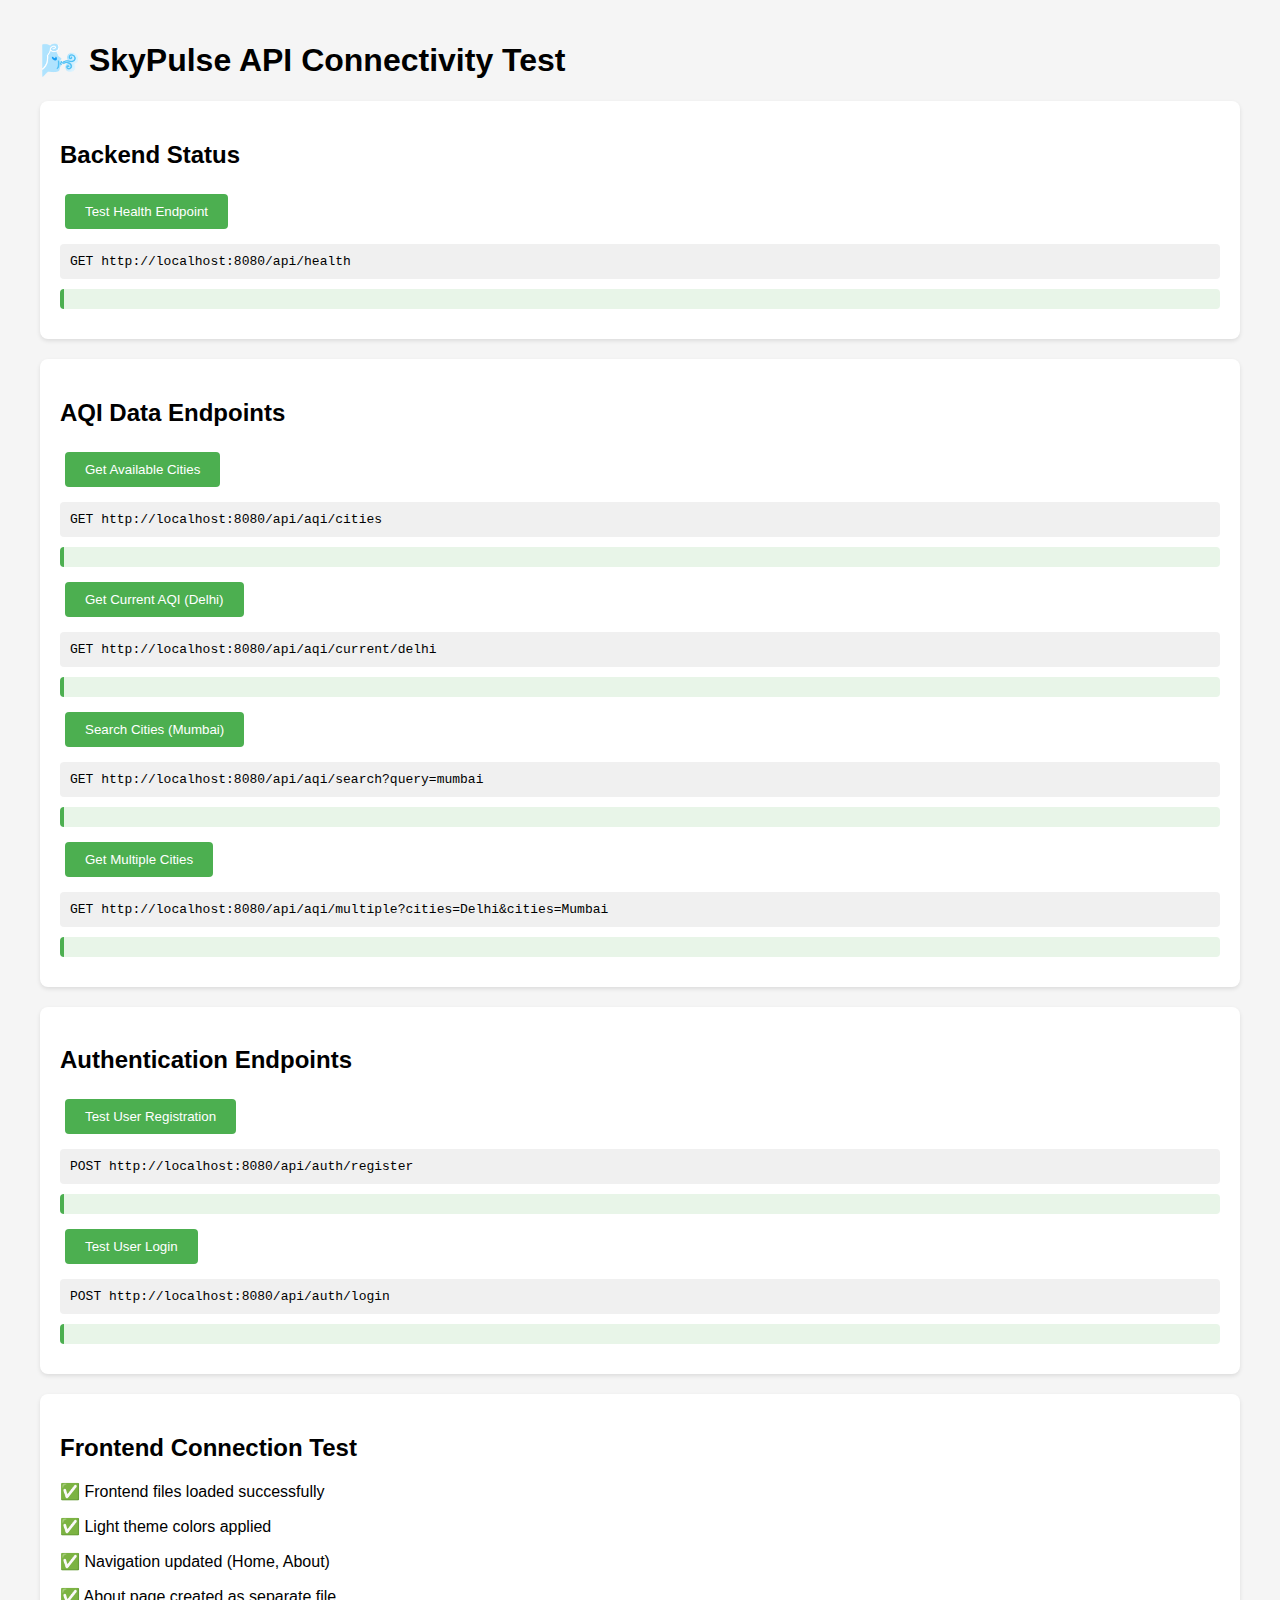
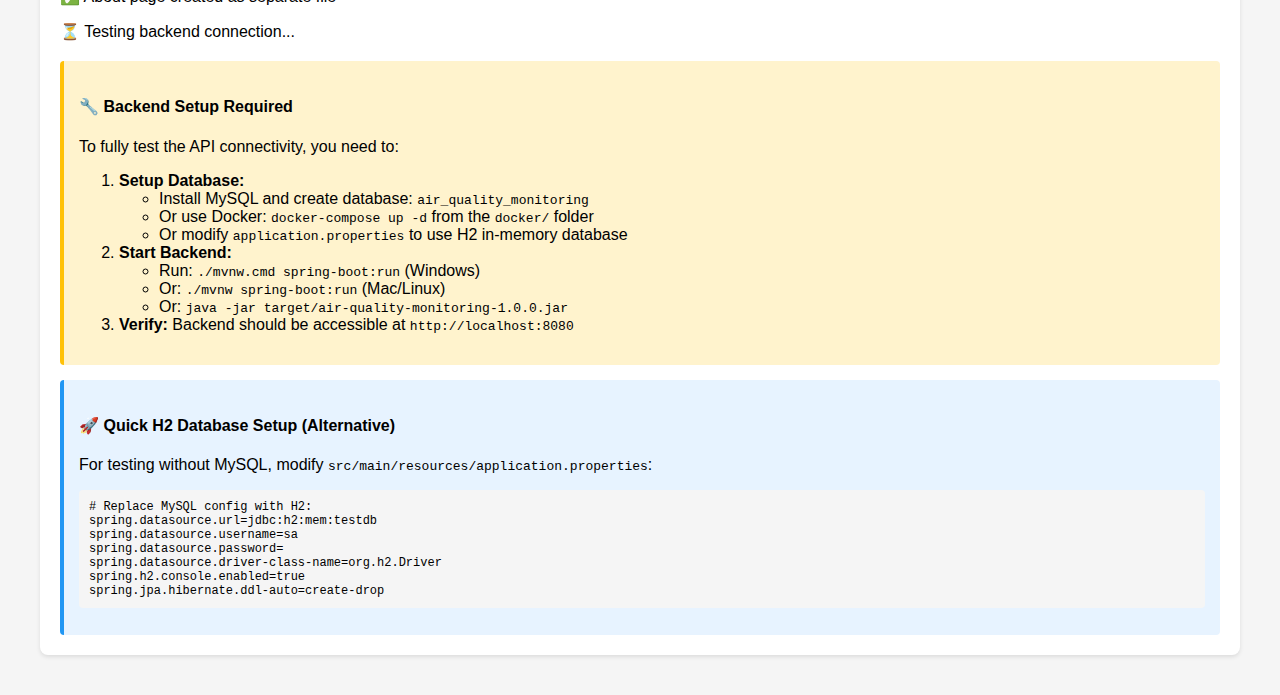
<file: frontend/api-test.html>
<!DOCTYPE html>
<html lang="en">
<head>
    <meta charset="UTF-8">
    <meta name="viewport" content="width=device-width, initial-scale=1.0">
    <title>SkyPulse API Test</title>
    <style>
        body {
            font-family: Arial, sans-serif;
            max-width: 1200px;
            margin: 0 auto;
            padding: 20px;
            background-color: #f5f5f5;
        }
        .test-section {
            background: white;
            padding: 20px;
            margin: 20px 0;
            border-radius: 8px;
            box-shadow: 0 2px 4px rgba(0,0,0,0.1);
        }
        .endpoint {
            background: #f0f0f0;
            padding: 10px;
            border-radius: 4px;
            font-family: monospace;
            margin: 10px 0;
        }
        .result {
            background: #e8f5e8;
            padding: 10px;
            border-radius: 4px;
            border-left: 4px solid #4CAF50;
            margin: 10px 0;
            white-space: pre-wrap;
        }
        .error {
            background: #ffeee8;
            border-left-color: #f44336;
        }
        button {
            background: #4CAF50;
            color: white;
            border: none;
            padding: 10px 20px;
            border-radius: 4px;
            cursor: pointer;
            margin: 5px;
        }
        button:hover {
            background: #45a049;
        }
    </style>
</head>
<body>
    <h1>🌬️ SkyPulse API Connectivity Test</h1>
    
    <div class="test-section">
        <h2>Backend Status</h2>
        <button onclick="testHealth()">Test Health Endpoint</button>
        <div class="endpoint">GET http://localhost:8080/api/health</div>
        <div id="health-result" class="result"></div>
    </div>

    <div class="test-section">
        <h2>AQI Data Endpoints</h2>
        
        <button onclick="testCities()">Get Available Cities</button>
        <div class="endpoint">GET http://localhost:8080/api/aqi/cities</div>
        <div id="cities-result" class="result"></div>
        
        <button onclick="testCurrentAQI()">Get Current AQI (Delhi)</button>
        <div class="endpoint">GET http://localhost:8080/api/aqi/current/delhi</div>
        <div id="current-result" class="result"></div>
        
        <button onclick="testSearchCities()">Search Cities (Mumbai)</button>
        <div class="endpoint">GET http://localhost:8080/api/aqi/search?query=mumbai</div>
        <div id="search-result" class="result"></div>
        
        <button onclick="testMultipleCities()">Get Multiple Cities</button>
        <div class="endpoint">GET http://localhost:8080/api/aqi/multiple?cities=Delhi&cities=Mumbai</div>
        <div id="multiple-result" class="result"></div>
    </div>

    <div class="test-section">
        <h2>Authentication Endpoints</h2>
        
        <button onclick="testRegister()">Test User Registration</button>
        <div class="endpoint">POST http://localhost:8080/api/auth/register</div>
        <div id="register-result" class="result"></div>
        
        <button onclick="testLogin()">Test User Login</button>
        <div class="endpoint">POST http://localhost:8080/api/auth/login</div>
        <div id="login-result" class="result"></div>
    </div>

    <div class="test-section">
        <h2>Frontend Connection Test</h2>
        <p>✅ Frontend files loaded successfully</p>
        <p>✅ Light theme colors applied</p>
        <p>✅ Navigation updated (Home, About)</p>
        <p>✅ About page created as separate file</p>
        <p id="backend-status">⏳ Testing backend connection...</p>
        
        <div style="margin-top: 20px; padding: 15px; background: #fff3cd; border-left: 4px solid #ffc107; border-radius: 4px;">
            <h4>🔧 Backend Setup Required</h4>
            <p>To fully test the API connectivity, you need to:</p>
            <ol>
                <li><strong>Setup Database:</strong>
                    <ul>
                        <li>Install MySQL and create database: <code>air_quality_monitoring</code></li>
                        <li>Or use Docker: <code>docker-compose up -d</code> from the <code>docker/</code> folder</li>
                        <li>Or modify <code>application.properties</code> to use H2 in-memory database</li>
                    </ul>
                </li>
                <li><strong>Start Backend:</strong>
                    <ul>
                        <li>Run: <code>./mvnw.cmd spring-boot:run</code> (Windows)</li>
                        <li>Or: <code>./mvnw spring-boot:run</code> (Mac/Linux)</li>
                        <li>Or: <code>java -jar target/air-quality-monitoring-1.0.0.jar</code></li>
                    </ul>
                </li>
                <li><strong>Verify:</strong> Backend should be accessible at <code>http://localhost:8080</code></li>
            </ol>
        </div>

        <div style="margin-top: 15px; padding: 15px; background: #e7f3ff; border-left: 4px solid #2196F3; border-radius: 4px;">
            <h4>🚀 Quick H2 Database Setup (Alternative)</h4>
            <p>For testing without MySQL, modify <code>src/main/resources/application.properties</code>:</p>
            <pre style="background: #f5f5f5; padding: 10px; border-radius: 4px; font-size: 12px;">
# Replace MySQL config with H2:
spring.datasource.url=jdbc:h2:mem:testdb
spring.datasource.username=sa
spring.datasource.password=
spring.datasource.driver-class-name=org.h2.Driver
spring.h2.console.enabled=true
spring.jpa.hibernate.ddl-auto=create-drop</pre>
        </div>
    </div>

    <script>
        const API_BASE_URL = 'http://localhost:8080/api';

        async function makeRequest(url, options = {}) {
            try {
                const response = await fetch(url, {
                    ...options,
                    headers: {
                        'Content-Type': 'application/json',
                        ...options.headers
                    }
                });
                const data = await response.json();
                return { success: true, data, status: response.status };
            } catch (error) {
                return { success: false, error: error.message };
            }
        }

        function displayResult(elementId, result) {
            const element = document.getElementById(elementId);
            if (result.success) {
                element.className = 'result';
                element.textContent = JSON.stringify(result.data, null, 2);
            } else {
                element.className = 'result error';
                element.textContent = `ERROR: ${result.error}`;
            }
        }

        async function testHealth() {
            const result = await makeRequest(`${API_BASE_URL}/health`);
            displayResult('health-result', result);
            
            const statusElement = document.getElementById('backend-status');
            if (result.success) {
                statusElement.textContent = '✅ Backend is running and accessible';
                statusElement.style.color = 'green';
            } else {
                statusElement.textContent = '❌ Backend connection failed';
                statusElement.style.color = 'red';
            }
        }

        async function testCities() {
            const result = await makeRequest(`${API_BASE_URL}/aqi/cities`);
            displayResult('cities-result', result);
        }

        async function testCurrentAQI() {
            const result = await makeRequest(`${API_BASE_URL}/aqi/current/delhi`);
            displayResult('current-result', result);
        }

        async function testSearchCities() {
            const result = await makeRequest(`${API_BASE_URL}/aqi/search?query=mumbai`);
            displayResult('search-result', result);
        }

        async function testMultipleCities() {
            const result = await makeRequest(`${API_BASE_URL}/aqi/multiple?cities=Delhi&cities=Mumbai`);
            displayResult('multiple-result', result);
        }

        async function testRegister() {
            const testUser = {
                username: 'testuser_' + Date.now(),
                email: 'test@example.com',
                password: 'testpassword123',
                city: 'Test City',
                alertThreshold: 100
            };
            
            const result = await makeRequest(`${API_BASE_URL}/auth/register`, {
                method: 'POST',
                body: JSON.stringify(testUser)
            });
            displayResult('register-result', result);
        }

        async function testLogin() {
            const loginData = {
                username: 'testuser',
                password: 'testpassword123'
            };
            
            const result = await makeRequest(`${API_BASE_URL}/auth/login`, {
                method: 'POST',
                body: JSON.stringify(loginData)
            });
            displayResult('login-result', result);
        }

        // Auto-test health on page load
        window.addEventListener('load', () => {
            setTimeout(testHealth, 1000);
        });
    </script>
</body>
</html>
</file>
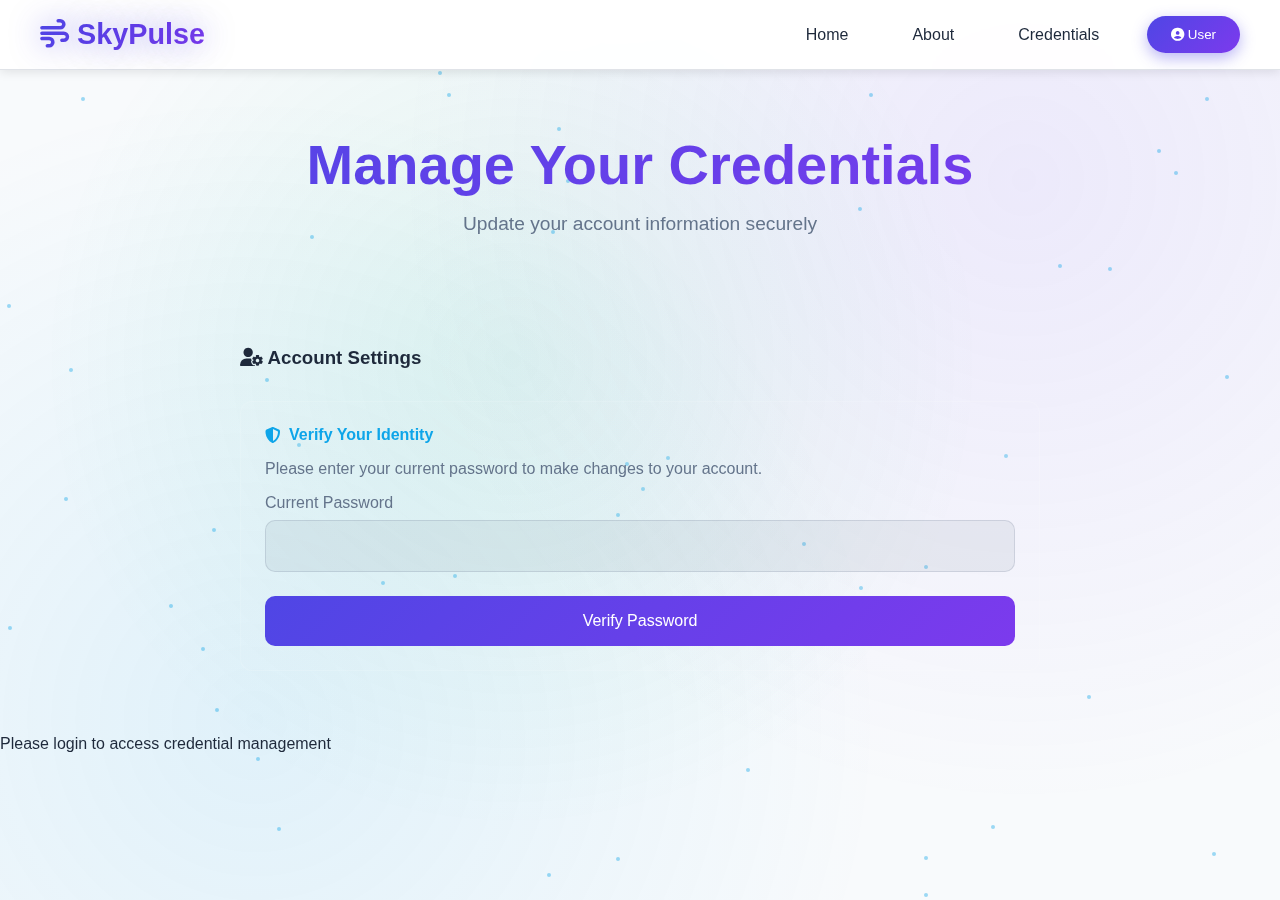
<file: frontend/credentials.html>
<!DOCTYPE html>
<html lang="en">
<head>
    <meta charset="UTF-8">
    <meta name="viewport" content="width=device-width, initial-scale=1.0">
    <title>Manage Credentials - SkyPulse</title>
    <link href="https://cdnjs.cloudflare.com/ajax/libs/font-awesome/6.4.0/css/all.min.css" rel="stylesheet">
    <link href="styles.css" rel="stylesheet">
</head>
<body>
    <!-- Floating Particles -->
    <div class="floating-particles" id="particles"></div>

    <!-- Navigation -->
    <nav class="navbar">
        <div class="nav-container">
            <div class="logo">
                <i class="fas fa-wind"></i> SkyPulse
            </div>
            <div class="nav-links">
                <a href="index.html" class="nav-link">Home</a>
                <a href="about.html" class="nav-link">About</a>
                <a href="#" class="nav-link active">Credentials</a>
                <button class="login-btn" onclick="checkAuthAndShowUserMenu()">
                    <i class="fas fa-user-circle"></i> <span id="usernameDisplay">User</span>
                </button>
            </div>
        </div>
    </nav>

    <div class="container">
        <!-- Header Section -->
        <div class="hero-section" style="text-align: center; padding: 2rem 0;">
            <h1 class="hero-title">Manage Your Credentials</h1>
            <p class="hero-subtitle">Update your account information securely</p>
        </div>

        <!-- Credential Management Section -->
        <div class="glass-card" style="max-width: 800px; margin: 2rem auto;">
            <h3><i class="fas fa-user-cog"></i> Account Settings</h3>
            
            <!-- Password Verification Section -->
            <div id="passwordVerificationSection" class="credential-section">
                <h4><i class="fas fa-shield-alt"></i> Verify Your Identity</h4>
                <p style="color: var(--text-secondary); margin-bottom: 1rem;">
                    Please enter your current password to make changes to your account.
                </p>
                <form id="passwordVerificationForm">
                    <div class="form-group">
                        <label class="form-label">Current Password</label>
                        <input type="password" class="form-input" id="currentPassword" required>
                    </div>
                    <button type="submit" class="btn-primary">Verify Password</button>
                </form>
            </div>

            <!-- Credential Update Sections (Hidden initially) -->
            <div id="credentialUpdateSection" style="display: none;">
                
                <!-- Change Email -->
                <div class="credential-section">
                    <h4><i class="fas fa-envelope"></i> Email Address</h4>
                    <p class="current-value">Current: <span id="currentEmail">Loading...</span></p>
                    <form id="emailUpdateForm">
                        <div class="form-group">
                            <label class="form-label">New Email Address</label>
                            <input type="email" class="form-input" id="newEmail" placeholder="Enter new email">
                        </div>
                        <button type="submit" class="btn-secondary">Update Email</button>
                    </form>
                </div>

                <!-- Change Password -->
                <div class="credential-section">
                    <h4><i class="fas fa-key"></i> Password</h4>
                    <form id="passwordUpdateForm">
                        <div class="form-group">
                            <label class="form-label">New Password</label>
                            <input type="password" class="form-input" id="newPassword" placeholder="Enter new password" minlength="6">
                        </div>
                        <div class="form-group">
                            <label class="form-label">Confirm New Password</label>
                            <input type="password" class="form-input" id="confirmPassword" placeholder="Confirm new password">
                        </div>
                        <button type="submit" class="btn-secondary">Update Password</button>
                    </form>
                </div>

                <!-- Change Phone Number -->
                <div class="credential-section">
                    <h4><i class="fas fa-phone"></i> Phone Number</h4>
                    <p class="current-value">Current: <span id="currentPhone">Loading...</span></p>
                    <form id="phoneUpdateForm">
                        <div class="form-group">
                            <label class="form-label">New Phone Number</label>
                            <input type="tel" class="form-input" id="newPhone" placeholder="Enter new phone number">
                        </div>
                        <button type="submit" class="btn-secondary">Update Phone</button>
                    </form>
                </div>

                <!-- Change City -->
                <div class="credential-section">
                    <h4><i class="fas fa-map-marker-alt"></i> City</h4>
                    <p class="current-value">Current: <span id="currentCity">Loading...</span></p>
                    <form id="cityUpdateForm">
                        <div class="form-group">
                            <label class="form-label">New City</label>
                            <input type="text" class="form-input" id="newCity" placeholder="Enter new city">
                        </div>
                        <button type="submit" class="btn-secondary">Update City</button>
                    </form>
                </div>

                <!-- Change Alert Threshold -->
                <div class="credential-section">
                    <h4><i class="fas fa-bell"></i> Alert Threshold</h4>
                    <p class="current-value">Current: <span id="currentThreshold">Loading...</span> AQI</p>
                    <form id="thresholdUpdateForm">
                        <div class="form-group">
                            <label class="form-label">New Alert Threshold (AQI)</label>
                            <input type="number" class="form-input" id="newThreshold" placeholder="Enter threshold (0-500)" min="0" max="500">
                            <small style="color: var(--text-secondary);">Get alerts when AQI exceeds this value</small>
                        </div>
                        <button type="submit" class="btn-secondary">Update Threshold</button>
                    </form>
                </div>

                <!-- Reset Section -->
                <div class="credential-section" style="border-top: 1px solid rgba(255,255,255,0.1); padding-top: 2rem;">
                    <button type="button" class="btn-danger" onclick="resetForm()">
                        <i class="fas fa-undo"></i> Reset Form
                    </button>
                </div>
            </div>
        </div>
    </div>

    <!-- Notification Container -->
    <div id="notification" class="notification"></div>

    <script>
        // Global variables
        const API_BASE_URL = 'http://localhost:8080/api';
        let currentUser = null;
        let isLoggedIn = false;
        let verifiedPassword = null;

        // Initialize page
        document.addEventListener('DOMContentLoaded', function() {
            createParticles();
            checkAuthentication();
        });

        // Check if user is authenticated
        function checkAuthentication() {
            const savedUser = localStorage.getItem('skyPulseUser');
            if (savedUser) {
                try {
                    currentUser = JSON.parse(savedUser);
                    isLoggedIn = true;
                    document.getElementById('usernameDisplay').textContent = currentUser.username;
                    loadUserProfile();
                } catch (e) {
                    localStorage.removeItem('skyPulseUser');
                    redirectToLogin();
                }
            } else {
                redirectToLogin();
            }
        }

        // Redirect to login if not authenticated
        function redirectToLogin() {
            showNotification('Please login to access credential management', 'error');
            setTimeout(() => {
                window.location.href = 'index.html';
            }, 2000);
        }

        // Load user profile to display current values
        async function loadUserProfile() {
            try {
                const response = await fetch(`${API_BASE_URL}/users/profile`, {
                    method: 'GET',
                    headers: {
                        'Authorization': `Bearer ${currentUser.token}`,
                        'Content-Type': 'application/json'
                    }
                });

                const data = await response.json();
                if (data.success) {
                    const user = data.user;
                    document.getElementById('currentEmail').textContent = user.email || 'Not set';
                    document.getElementById('currentPhone').textContent = user.phoneNumber || 'Not set';
                    document.getElementById('currentCity').textContent = user.city || 'Not set';
                    document.getElementById('currentThreshold').textContent = user.alertThreshold || '100';
                } else {
                    showNotification('Error loading profile: ' + data.message, 'error');
                }
            } catch (error) {
                showNotification('Error loading profile', 'error');
            }
        }

        // Password verification form handler
        document.getElementById('passwordVerificationForm').addEventListener('submit', async function(e) {
            e.preventDefault();
            
            const password = document.getElementById('currentPassword').value;
            if (!password) {
                showNotification('Please enter your current password', 'error');
                return;
            }

            try {
                // Verify password by attempting to authenticate
                const response = await fetch(`${API_BASE_URL}/auth/login`, {
                    method: 'POST',
                    headers: {
                        'Content-Type': 'application/json'
                    },
                    body: JSON.stringify({
                        username: currentUser.username,
                        password: password
                    })
                });

                const data = await response.json();
                if (data.success) {
                    verifiedPassword = password;
                    document.getElementById('passwordVerificationSection').style.display = 'none';
                    document.getElementById('credentialUpdateSection').style.display = 'block';
                    showNotification('Password verified successfully', 'success');
                } else {
                    showNotification('Incorrect password', 'error');
                }
            } catch (error) {
                showNotification('Error verifying password', 'error');
            }
        });

        // Email update form handler
        document.getElementById('emailUpdateForm').addEventListener('submit', async function(e) {
            e.preventDefault();
            const newEmail = document.getElementById('newEmail').value;
            if (!newEmail) {
                showNotification('Please enter a new email address', 'error');
                return;
            }
            await updateCredential({ email: newEmail }, 'Email');
            document.getElementById('newEmail').value = '';
        });

        // Password update form handler
        document.getElementById('passwordUpdateForm').addEventListener('submit', async function(e) {
            e.preventDefault();
            const newPassword = document.getElementById('newPassword').value;
            const confirmPassword = document.getElementById('confirmPassword').value;
            
            if (!newPassword || !confirmPassword) {
                showNotification('Please fill in all password fields', 'error');
                return;
            }
            
            if (newPassword !== confirmPassword) {
                showNotification('New passwords do not match', 'error');
                return;
            }
            
            if (newPassword.length < 6) {
                showNotification('Password must be at least 6 characters long', 'error');
                return;
            }
            
            await updateCredential({ newPassword: newPassword }, 'Password');
            document.getElementById('newPassword').value = '';
            document.getElementById('confirmPassword').value = '';
        });

        // Phone update form handler
        document.getElementById('phoneUpdateForm').addEventListener('submit', async function(e) {
            e.preventDefault();
            const newPhone = document.getElementById('newPhone').value;
            if (!newPhone) {
                showNotification('Please enter a new phone number', 'error');
                return;
            }
            await updateCredential({ phoneNumber: newPhone }, 'Phone number');
            document.getElementById('newPhone').value = '';
        });

        // City update form handler
        document.getElementById('cityUpdateForm').addEventListener('submit', async function(e) {
            e.preventDefault();
            const newCity = document.getElementById('newCity').value;
            if (!newCity) {
                showNotification('Please enter a new city', 'error');
                return;
            }
            await updateCredential({ city: newCity }, 'City');
            document.getElementById('newCity').value = '';
        });

        // Threshold update form handler
        document.getElementById('thresholdUpdateForm').addEventListener('submit', async function(e) {
            e.preventDefault();
            const newThreshold = document.getElementById('newThreshold').value;
            if (!newThreshold) {
                showNotification('Please enter a new alert threshold', 'error');
                return;
            }
            const threshold = parseInt(newThreshold);
            if (threshold < 0 || threshold > 500) {
                showNotification('Threshold must be between 0 and 500', 'error');
                return;
            }
            await updateCredential({ alertThreshold: threshold }, 'Alert threshold');
            document.getElementById('newThreshold').value = '';
        });

        // Generic credential update function
        async function updateCredential(updateData, fieldName) {
            try {
                const requestData = {
                    currentPassword: verifiedPassword,
                    ...updateData
                };

                const response = await fetch(`${API_BASE_URL}/users/credentials`, {
                    method: 'PUT',
                    headers: {
                        'Authorization': `Bearer ${currentUser.token}`,
                        'Content-Type': 'application/json'
                    },
                    body: JSON.stringify(requestData)
                });

                const data = await response.json();
                if (data.success) {
                    showNotification(`${fieldName} updated successfully`, 'success');
                    // Refresh the profile data
                    await loadUserProfile();
                    
                    // Update current user data if it's a password change
                    if (updateData.newPassword) {
                        verifiedPassword = updateData.newPassword;
                        showNotification('Please login again with your new password', 'info');
                        setTimeout(() => {
                            logout();
                        }, 3000);
                    }
                } else {
                    showNotification(`Error updating ${fieldName.toLowerCase()}: ` + data.message, 'error');
                }
            } catch (error) {
                showNotification(`Error updating ${fieldName.toLowerCase()}`, 'error');
            }
        }

        // Reset form
        function resetForm() {
            document.getElementById('passwordVerificationSection').style.display = 'block';
            document.getElementById('credentialUpdateSection').style.display = 'none';
            document.getElementById('currentPassword').value = '';
            verifiedPassword = null;
            
            // Clear all form inputs
            document.getElementById('newEmail').value = '';
            document.getElementById('newPassword').value = '';
            document.getElementById('confirmPassword').value = '';
            document.getElementById('newPhone').value = '';
            document.getElementById('newCity').value = '';
            document.getElementById('newThreshold').value = '';
            
            showNotification('Form reset successfully', 'info');
        }

        // User menu functionality
        function checkAuthAndShowUserMenu() {
            if (isLoggedIn) {
                showUserMenu();
            } else {
                window.location.href = 'index.html';
            }
        }

        function showUserMenu() {
            // Remove existing menu if any
            const existingMenu = document.querySelector('.user-menu');
            if (existingMenu) {
                existingMenu.remove();
                return;
            }

            const userMenu = document.createElement('div');
            userMenu.className = 'user-menu';
            userMenu.innerHTML = `
                <a href="#" onclick="viewProfile()"><i class="fas fa-user"></i> View Profile</a>
                <a href="#" onclick="viewAlerts()"><i class="fas fa-bell"></i> View Alerts</a>
                <a href="credentials.html"><i class="fas fa-cog"></i> Manage Credentials</a>
                <button onclick="logout()" style="color: var(--danger-color);">
                    <i class="fas fa-sign-out-alt"></i> Logout
                </button>
            `;
            
            const loginBtn = document.querySelector('.login-btn');
            loginBtn.style.position = 'relative';
            loginBtn.appendChild(userMenu);
        }

        function logout() {
            localStorage.removeItem('skyPulseUser');
            currentUser = null;
            isLoggedIn = false;
            showNotification('Logged out successfully', 'success');
            setTimeout(() => {
                window.location.href = 'index.html';
            }, 1500);
        }

        // Utility functions
        function showNotification(message, type = 'info') {
            const notification = document.getElementById('notification');
            notification.textContent = message;
            notification.className = `notification notification-${type} show`;
            
            setTimeout(() => {
                notification.className = 'notification';
            }, 4000);
        }

        function createParticles() {
            const particlesContainer = document.getElementById('particles');
            const particleCount = 50;
            
            for (let i = 0; i < particleCount; i++) {
                const particle = document.createElement('div');
                particle.className = 'particle';
                particle.style.left = Math.random() * 100 + '%';
                particle.style.top = Math.random() * 100 + '%';
                particle.style.animationDelay = Math.random() * 20 + 's';
                particle.style.animationDuration = (Math.random() * 10 + 10) + 's';
                particlesContainer.appendChild(particle);
            }
        }
    </script>

    <style>
        .credential-section {
            margin: 2rem 0;
            padding: 1.5rem;
            border: 1px solid rgba(255, 255, 255, 0.1);
            border-radius: 12px;
            background: rgba(255, 255, 255, 0.05);
        }

        .credential-section h4 {
            color: var(--neon-blue);
            margin-bottom: 1rem;
            display: flex;
            align-items: center;
            gap: 0.5rem;
        }

        .current-value {
            color: var(--text-secondary);
            margin-bottom: 1rem;
            font-size: 0.9rem;
        }

        .current-value span {
            color: var(--text-primary);
            font-weight: 500;
        }

        .btn-secondary {
            background: linear-gradient(45deg, var(--purple), var(--neon-blue));
            color: white;
            border: none;
            padding: 0.75rem 1.5rem;
            border-radius: 8px;
            cursor: pointer;
            font-weight: 500;
            transition: all 0.3s ease;
        }

        .btn-secondary:hover {
            transform: translateY(-2px);
            box-shadow: 0 8px 20px rgba(128, 0, 255, 0.3);
        }

        .btn-danger {
            background: linear-gradient(45deg, #ff4757, #ff3742);
            color: white;
            border: none;
            padding: 0.75rem 1.5rem;
            border-radius: 8px;
            cursor: pointer;
            font-weight: 500;
            transition: all 0.3s ease;
        }

        .btn-danger:hover {
            transform: translateY(-2px);
            box-shadow: 0 8px 20px rgba(255, 71, 87, 0.3);
        }

        .user-menu {
            position: absolute;
            top: 100%;
            right: 0;
            background: rgba(30, 30, 60, 0.95);
            backdrop-filter: blur(10px);
            border: 1px solid rgba(255, 255, 255, 0.1);
            border-radius: 12px;
            padding: 1rem;
            box-shadow: 0 10px 30px rgba(0, 0, 0, 0.3);
            z-index: 1000;
            min-width: 200px;
        }

        .user-menu a,
        .user-menu button {
            display: block;
            padding: 0.5rem 0;
            color: var(--text-primary);
            text-decoration: none;
            border: none;
            background: none;
            width: 100%;
            text-align: left;
            cursor: pointer;
            font-size: 0.9rem;
            transition: color 0.3s ease;
        }

        .user-menu a:hover,
        .user-menu button:hover {
            color: var(--neon-blue);
        }
    </style>
</body>
</html>
</file>
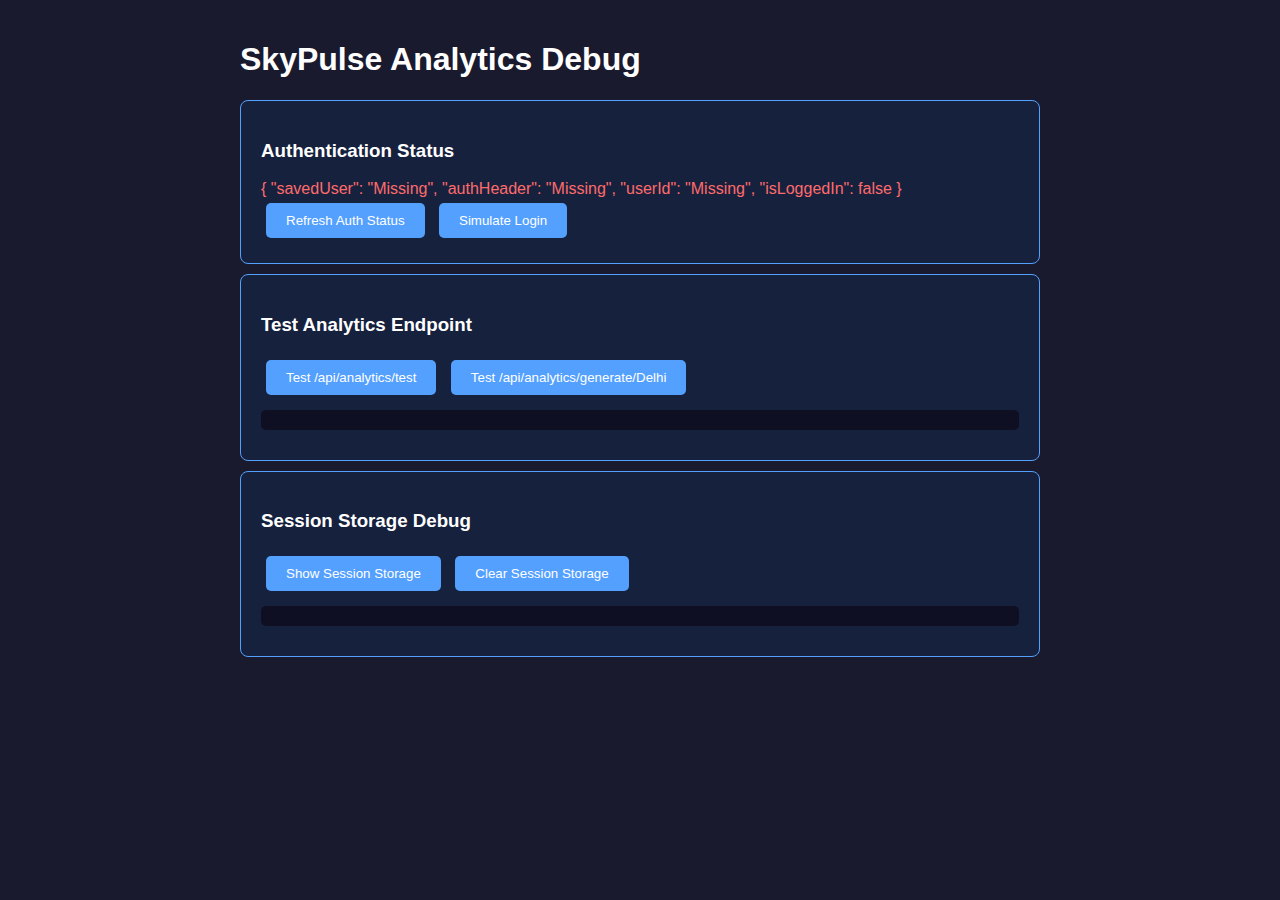
<file: frontend/debug-analytics.html>
<!DOCTYPE html>
<html lang="en">
<head>
    <meta charset="UTF-8">
    <meta name="viewport" content="width=device-width, initial-scale=1.0">
    <title>Analytics Debug - SkyPulse</title>
    <style>
        body {
            font-family: Arial, sans-serif;
            max-width: 800px;
            margin: 0 auto;
            padding: 20px;
            background: #1a1a2e;
            color: white;
        }
        .debug-section {
            background: #16213e;
            padding: 20px;
            margin: 10px 0;
            border-radius: 8px;
            border: 1px solid #54a0ff;
        }
        button {
            background: #54a0ff;
            color: white;
            border: none;
            padding: 10px 20px;
            border-radius: 5px;
            cursor: pointer;
            margin: 5px;
        }
        button:hover {
            background: #0fb9b1;
        }
        .result {
            background: #0f0f23;
            padding: 10px;
            border-radius: 5px;
            margin: 10px 0;
            white-space: pre-wrap;
            font-family: monospace;
        }
        .error {
            color: #ff6b6b;
        }
        .success {
            color: #51cf66;
        }
    </style>
</head>
<body>
    <h1>SkyPulse Analytics Debug</h1>
    
    <div class="debug-section">
        <h3>Authentication Status</h3>
        <div id="authStatus">Checking...</div>
        <button onclick="checkAuth()">Refresh Auth Status</button>
        <button onclick="simulateLogin()">Simulate Login</button>
    </div>
    
    <div class="debug-section">
        <h3>Test Analytics Endpoint</h3>
        <button onclick="testAnalyticsEndpoint()">Test /api/analytics/test</button>
        <button onclick="testGenerateEndpoint()">Test /api/analytics/generate/Delhi</button>
        <div id="endpointResult" class="result"></div>
    </div>
    
    <div class="debug-section">
        <h3>Session Storage Debug</h3>
        <button onclick="showSessionStorage()">Show Session Storage</button>
        <button onclick="clearSessionStorage()">Clear Session Storage</button>
        <div id="sessionResult" class="result"></div>
    </div>

    <script>
        const API_BASE_URL = 'http://localhost:8080/api';
        
        function checkAuth() {
            const savedUser = localStorage.getItem('skyPulseUser');
            const authHeader = sessionStorage.getItem('authorization');
            const userId = sessionStorage.getItem('userId');
            
            const status = {
                savedUser: savedUser ? 'Present' : 'Missing',
                authHeader: authHeader ? 'Present' : 'Missing',
                userId: userId ? userId : 'Missing',
                isLoggedIn: !!(savedUser && authHeader)
            };
            
            document.getElementById('authStatus').innerHTML = 
                '<div class="' + (status.isLoggedIn ? 'success' : 'error') + '">' +
                JSON.stringify(status, null, 2) + '</div>';
        }
        
        function simulateLogin() {
            // Simulate a login for testing
            const testUser = {
                id: 1,
                username: 'testuser',
                email: 'test@example.com'
            };
            
            localStorage.setItem('skyPulseUser', JSON.stringify(testUser));
            sessionStorage.setItem('authorization', 'Basic dGVzdHVzZXI6dGVzdHBhc3M='); // testuser:testpass
            sessionStorage.setItem('userId', '1');
            
            checkAuth();
            showResult('sessionResult', 'Test login simulated', 'success');
        }
        
        async function testAnalyticsEndpoint() {
            try {
                showResult('endpointResult', 'Testing analytics endpoint...', '');
                
                const response = await fetch(`${API_BASE_URL}/analytics/test`, {
                    headers: {
                        'Authorization': sessionStorage.getItem('authorization') || '',
                        'X-User-Id': sessionStorage.getItem('userId') || '',
                        'Content-Type': 'application/json'
                    }
                });
                
                const data = await response.text();
                const status = response.ok ? 'success' : 'error';
                
                showResult('endpointResult', 
                    `Status: ${response.status}\nResponse: ${data}`, status);
                    
            } catch (error) {
                showResult('endpointResult', `Error: ${error.message}`, 'error');
            }
        }
        
        async function testGenerateEndpoint() {
            try {
                showResult('endpointResult', 'Testing generate endpoint...', '');
                
                const startDate = '2025-09-01T10:00:00';
                const endDate = '2025-09-04T10:00:00';
                
                const response = await fetch(
                    `${API_BASE_URL}/analytics/generate/Delhi?startDate=${encodeURIComponent(startDate)}&endDate=${encodeURIComponent(endDate)}`, {
                    headers: {
                        'Authorization': sessionStorage.getItem('authorization') || '',
                        'X-User-Id': sessionStorage.getItem('userId') || '',
                        'Content-Type': 'application/json'
                    }
                });
                
                const data = await response.text();
                const status = response.ok ? 'success' : 'error';
                
                showResult('endpointResult', 
                    `Status: ${response.status}\nResponse: ${data}`, status);
                    
            } catch (error) {
                showResult('endpointResult', `Error: ${error.message}`, 'error');
            }
        }
        
        function showSessionStorage() {
            const storage = {
                localStorage: {
                    skyPulseUser: localStorage.getItem('skyPulseUser')
                },
                sessionStorage: {
                    authorization: sessionStorage.getItem('authorization'),
                    userId: sessionStorage.getItem('userId')
                }
            };
            
            showResult('sessionResult', JSON.stringify(storage, null, 2), '');
        }
        
        function clearSessionStorage() {
            localStorage.removeItem('skyPulseUser');
            sessionStorage.removeItem('authorization');
            sessionStorage.removeItem('userId');
            showResult('sessionResult', 'Session storage cleared', 'success');
            checkAuth();
        }
        
        function showResult(elementId, text, type) {
            const element = document.getElementById(elementId);
            element.className = 'result ' + type;
            element.textContent = text;
        }
        
        // Initialize
        checkAuth();
    </script>
</body>
</html>
</file>
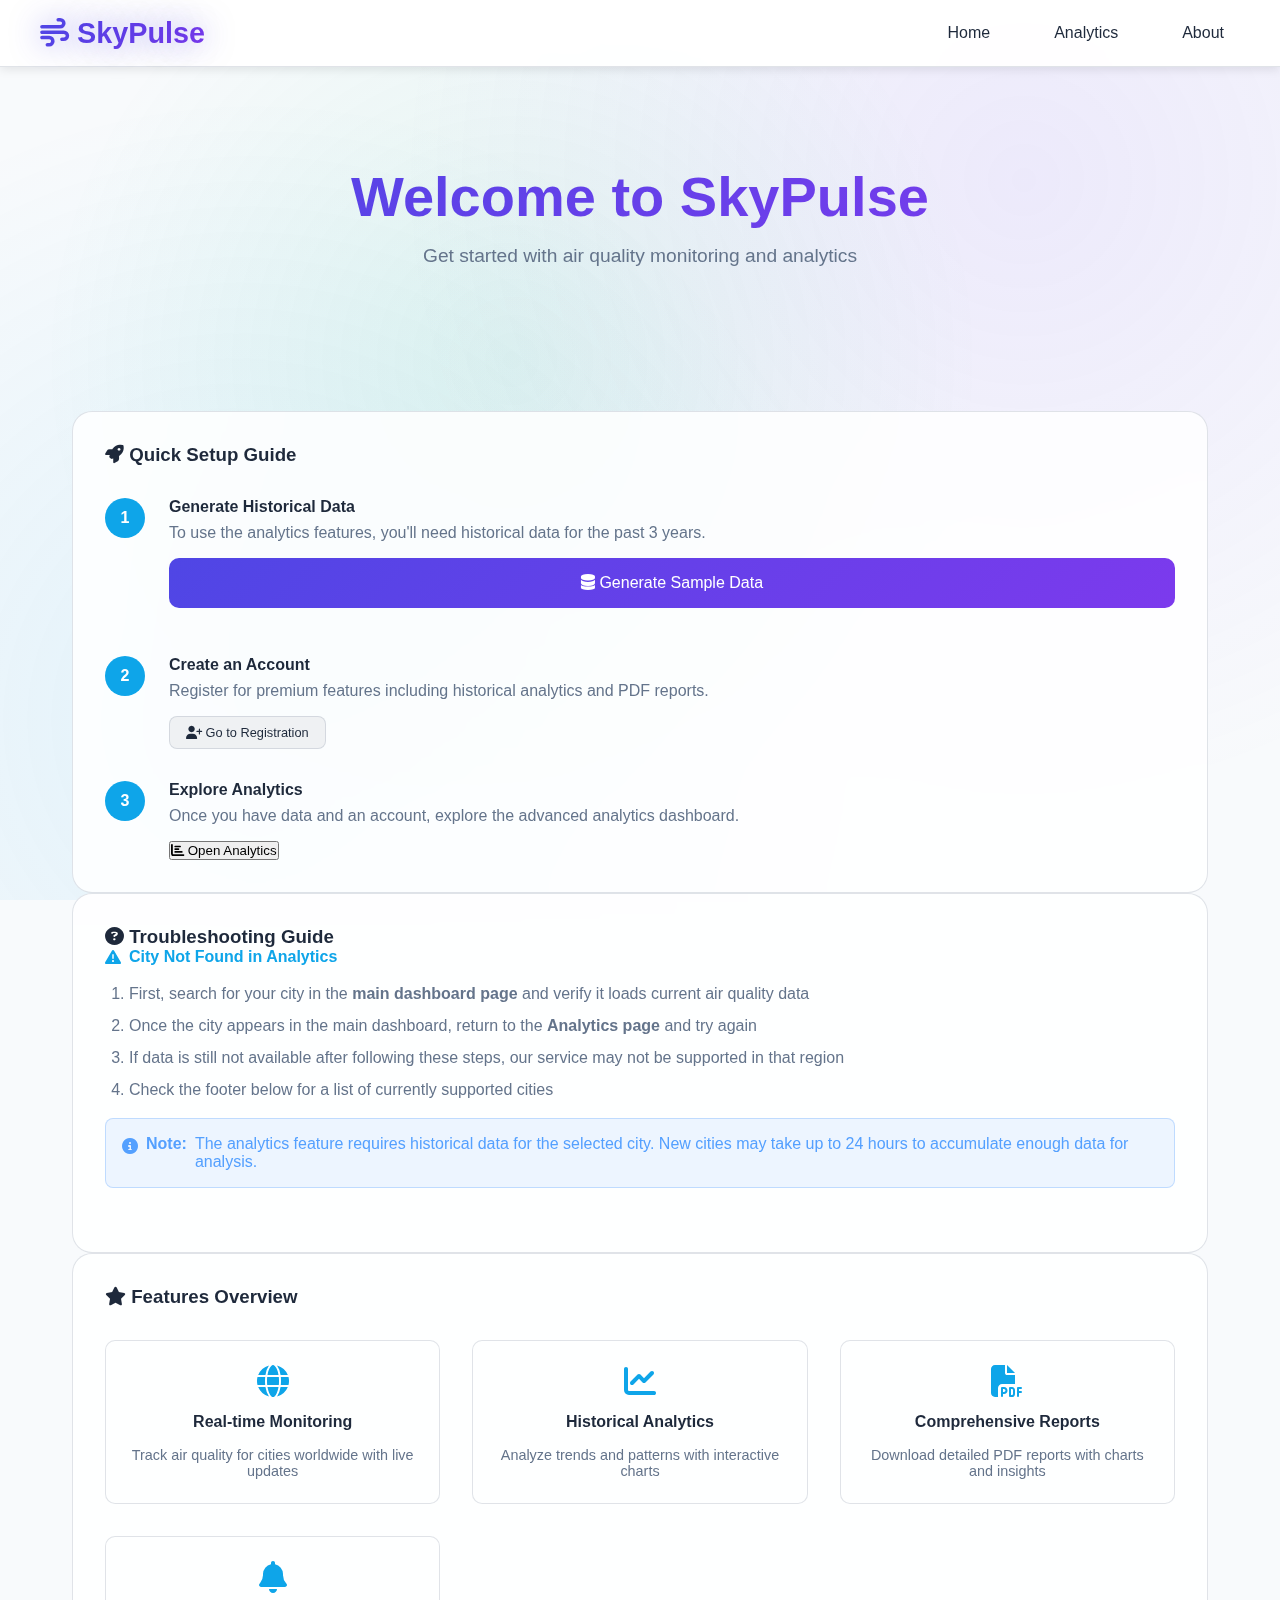
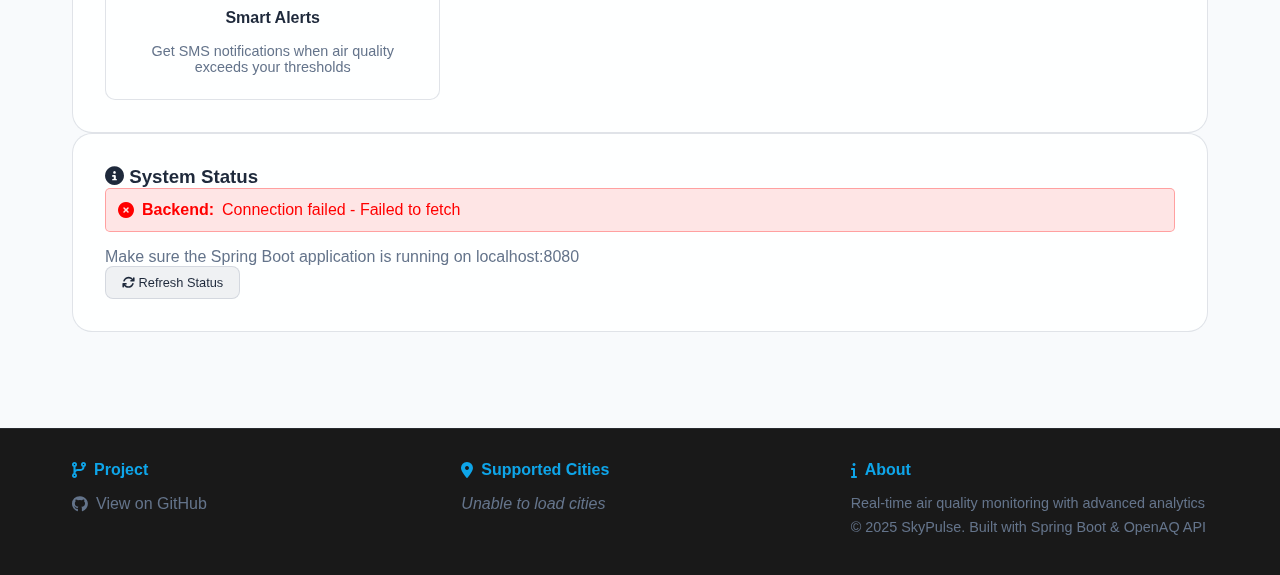
<file: frontend/setup.html>
<!DOCTYPE html>
<html lang="en">
<head>
    <meta charset="UTF-8">
    <meta name="viewport" content="width=device-width, initial-scale=1.0">
    <title>SkyPulse - Setup Guide</title>
    <link href="https://cdnjs.cloudflare.com/ajax/libs/font-awesome/6.4.0/css/all.min.css" rel="stylesheet">
    <link href="styles.css" rel="stylesheet">
</head>
<body>
    <!-- Navigation -->
    <nav class="navbar">
        <div class="nav-container">
            <div class="logo">
                <i class="fas fa-wind"></i> SkyPulse
            </div>
            <div class="nav-links">
                <a href="index.html" class="nav-link">Home</a>
                <a href="analytics.html" class="nav-link">Analytics</a>
                <a href="about.html" class="nav-link">About</a>
            </div>
        </div>
    </nav>

    <div class="container">
        <div class="hero-section">
            <h1 class="hero-title">Welcome to SkyPulse</h1>
            <p class="hero-subtitle">Get started with air quality monitoring and analytics</p>
        </div>

        <!-- Setup Guide -->
        <div class="card">
            <h3><i class="fas fa-rocket"></i> Quick Setup Guide</h3>
            
            <div class="setup-steps">
                <div class="step">
                    <div class="step-number">1</div>
                    <div class="step-content">
                        <h4>Generate Historical Data</h4>
                        <p>To use the analytics features, you'll need historical data for the past 3 years.</p>
                        <button class="btn-primary" onclick="generateSampleData()">
                            <i class="fas fa-database"></i> Generate Sample Data
                        </button>
                        <div id="dataStatus" style="margin-top: 1rem;"></div>
                    </div>
                </div>

                <div class="step">
                    <div class="step-number">2</div>
                    <div class="step-content">
                        <h4>Create an Account</h4>
                        <p>Register for premium features including historical analytics and PDF reports.</p>
                        <button class="btn-secondary" onclick="window.location.href='index.html'">
                            <i class="fas fa-user-plus"></i> Go to Registration
                        </button>
                    </div>
                </div>

                <div class="step">
                    <div class="step-number">3</div>
                    <div class="step-content">
                        <h4>Explore Analytics</h4>
                        <p>Once you have data and an account, explore the advanced analytics dashboard.</p>
                        <button class="btn-accent" onclick="window.location.href='analytics.html'">
                            <i class="fas fa-chart-bar"></i> Open Analytics
                        </button>
                    </div>
                </div>
            </div>
        </div>

        <!-- Troubleshooting Guide -->
        <div class="card">
            <h3><i class="fas fa-question-circle"></i> Troubleshooting Guide</h3>
            
            <div class="troubleshooting-item">
                <h4><i class="fas fa-exclamation-triangle"></i> City Not Found in Analytics</h4>
                <div class="troubleshooting-steps">
                    <ol>
                        <li>First, search for your city in the <strong>main dashboard page</strong> and verify it loads current air quality data</li>
                        <li>Once the city appears in the main dashboard, return to the <strong>Analytics page</strong> and try again</li>
                        <li>If data is still not available after following these steps, our service may not be supported in that region</li>
                        <li>Check the footer below for a list of currently supported cities</li>
                    </ol>
                </div>
                <div class="note">
                    <i class="fas fa-info-circle"></i>
                    <strong>Note:</strong> The analytics feature requires historical data for the selected city. New cities may take up to 24 hours to accumulate enough data for analysis.
                </div>
            </div>
        </div>

        <!-- Features Overview -->
        <div class="card">
            <h3><i class="fas fa-star"></i> Features Overview</h3>
            
            <div class="features-grid">
                <div class="feature">
                    <i class="fas fa-globe"></i>
                    <h4>Real-time Monitoring</h4>
                    <p>Track air quality for cities worldwide with live updates</p>
                </div>
                
                <div class="feature">
                    <i class="fas fa-chart-line"></i>
                    <h4>Historical Analytics</h4>
                    <p>Analyze trends and patterns with interactive charts</p>
                </div>
                
                <div class="feature">
                    <i class="fas fa-file-pdf"></i>
                    <h4>Comprehensive Reports</h4>
                    <p>Download detailed PDF reports with charts and insights</p>
                </div>
                
                <div class="feature">
                    <i class="fas fa-bell"></i>
                    <h4>Smart Alerts</h4>
                    <p>Get SMS notifications when air quality exceeds your thresholds</p>
                </div>
            </div>
        </div>

        <!-- Status Check -->
        <div class="card">
            <h3><i class="fas fa-info-circle"></i> System Status</h3>
            <div id="systemStatus">
                <p><i class="fas fa-spinner fa-spin"></i> Checking system status...</p>
            </div>
            <button class="btn-secondary btn-sm" onclick="checkSystemStatus()">
                <i class="fas fa-refresh"></i> Refresh Status
            </button>
        </div>
    </div>

    <!-- Footer -->
    <footer class="footer">
        <div class="footer-content">
            <div class="footer-section">
                <h4><i class="fas fa-code-branch"></i> Project</h4>
                <a href="https://github.com/harshith-varma07/AirSight" target="_blank" class="footer-link">
                    <i class="fab fa-github"></i> View on GitHub
                </a>
            </div>
            <div class="footer-section">
                <h4><i class="fas fa-map-marker-alt"></i> Supported Cities</h4>
                <div id="supportedCities" class="supported-cities">
                    <div class="loading-cities">
                        <i class="fas fa-spinner fa-spin"></i> Loading cities...
                    </div>
                </div>
            </div>
            <div class="footer-section">
                <h4><i class="fas fa-info"></i> About</h4>
                <p>Real-time air quality monitoring with advanced analytics</p>
                <p>&copy; 2025 SkyPulse. Built with Spring Boot & OpenAQ API</p>
            </div>
        </div>
    </footer>

    <script>
        const API_BASE_URL = 'http://localhost:8080/api';

        // Check system status on load
        document.addEventListener('DOMContentLoaded', function() {
            checkSystemStatus();
            loadSupportedCities();
        });

        async function checkSystemStatus() {
            const statusDiv = document.getElementById('systemStatus');
            statusDiv.innerHTML = '<p><i class="fas fa-spinner fa-spin"></i> Checking system status...</p>';

            try {
                const response = await fetch(`${API_BASE_URL}/admin/database-status`);
                const data = await response.json();

                if (data.success) {
                    const hasData = data.totalRecords > 1000;
                    statusDiv.innerHTML = `
                        <div class="status-item ${hasData ? 'status-good' : 'status-warning'}">
                            <i class="fas fa-${hasData ? 'check-circle' : 'exclamation-triangle'}"></i>
                            <strong>Database:</strong> ${data.totalRecords.toLocaleString()} records
                            ${hasData ? '(Ready for analytics)' : '(Limited data - consider generating sample data)'}
                        </div>
                        <div class="status-item status-good">
                            <i class="fas fa-check-circle"></i>
                            <strong>Cities Available:</strong> ${data.availableCities.length} cities
                        </div>
                        <div class="status-item status-good">
                            <i class="fas fa-check-circle"></i>
                            <strong>Backend:</strong> Connected and ready
                        </div>
                    `;
                } else {
                    throw new Error(data.message || 'Unknown error');
                }
            } catch (error) {
                statusDiv.innerHTML = `
                    <div class="status-item status-error">
                        <i class="fas fa-times-circle"></i>
                        <strong>Backend:</strong> Connection failed - ${error.message}
                    </div>
                    <p style="margin-top: 1rem; color: var(--text-secondary);">
                        Make sure the Spring Boot application is running on localhost:8080
                    </p>
                `;
            }
        }

        async function generateSampleData() {
            if (!confirm('This will generate 3 years of sample data for all cities. This process may take several minutes. Continue?')) {
                return;
            }

            const dataStatus = document.getElementById('dataStatus');
            dataStatus.innerHTML = '<p><i class="fas fa-spinner fa-spin"></i> Generating historical data...</p>';

            try {
                const response = await fetch(`${API_BASE_URL}/admin/seed-historical-data?years=3`, {
                    method: 'POST'
                });

                const data = await response.json();

                if (data.success) {
                    dataStatus.innerHTML = `
                        <div class="status-item status-good">
                            <i class="fas fa-check-circle"></i>
                            Data generation started successfully! This will take a few minutes.
                        </div>
                    `;

                    // Monitor progress
                    monitorDataGeneration();
                } else {
                    dataStatus.innerHTML = `
                        <div class="status-item status-error">
                            <i class="fas fa-times-circle"></i>
                            ${data.message}
                        </div>
                    `;
                }
            } catch (error) {
                dataStatus.innerHTML = `
                    <div class="status-item status-error">
                        <i class="fas fa-times-circle"></i>
                        Error: ${error.message}
                    </div>
                `;
            }
        }

        async function monitorDataGeneration() {
            const dataStatus = document.getElementById('dataStatus');
            let checkCount = 0;
            
            const monitor = setInterval(async () => {
                checkCount++;
                try {
                    const response = await fetch(`${API_BASE_URL}/admin/database-status`);
                    const data = await response.json();

                    if (data.success) {
                        const progress = Math.min(100, (data.totalRecords / 50000) * 100);
                        dataStatus.innerHTML = `
                            <div class="status-item status-info">
                                <i class="fas fa-spinner fa-spin"></i>
                                Progress: ${data.totalRecords.toLocaleString()} records generated
                                <div style="width: 100%; background-color: var(--glass-border); border-radius: 5px; margin-top: 0.5rem;">
                                    <div style="width: ${progress}%; background-color: var(--neon-blue); height: 6px; border-radius: 5px;"></div>
                                </div>
                            </div>
                        `;

                        if (data.totalRecords > 10000) {
                            clearInterval(monitor);
                            dataStatus.innerHTML = `
                                <div class="status-item status-good">
                                    <i class="fas fa-check-circle"></i>
                                    Data generation completed! You can now use all analytics features.
                                </div>
                            `;
                            checkSystemStatus(); // Refresh system status
                        }
                    }

                    if (checkCount > 20) { // Stop after 10 minutes
                        clearInterval(monitor);
                        dataStatus.innerHTML += `
                            <p style="color: var(--text-secondary); margin-top: 0.5rem;">
                                Generation is taking longer than expected. Check back later or refresh the page.
                            </p>
                        `;
                    }
                } catch (error) {
                    // Continue monitoring
                }
            }, 30000); // Check every 30 seconds
        }

        // Load supported cities
        async function loadSupportedCities() {
            const citiesDiv = document.getElementById('supportedCities');
            
            try {
                const response = await fetch(`${API_BASE_URL}/admin/database-status`);
                const data = await response.json();

                if (data.success && data.availableCities && data.availableCities.length > 0) {
                    const citiesHTML = data.availableCities.map(city => 
                        `<span class="city-tag">${city}</span>`
                    ).join('');
                    
                    citiesDiv.innerHTML = citiesHTML;
                } else {
                    citiesDiv.innerHTML = '<span class="no-cities">No cities available</span>';
                }
            } catch (error) {
                citiesDiv.innerHTML = '<span class="error-cities">Unable to load cities</span>';
            }
        }
    </script>

    <style>
        .setup-steps {
            display: flex;
            flex-direction: column;
            gap: 2rem;
            margin-top: 2rem;
        }

        .step {
            display: flex;
            align-items: flex-start;
            gap: 1.5rem;
        }

        .step-number {
            width: 40px;
            height: 40px;
            background: var(--neon-blue);
            border-radius: 50%;
            display: flex;
            align-items: center;
            justify-content: center;
            font-weight: bold;
            color: white;
            flex-shrink: 0;
        }

        .step-content {
            flex: 1;
        }

        .step-content h4 {
            margin: 0 0 0.5rem 0;
            color: var(--text-primary);
        }

        .step-content p {
            margin: 0 0 1rem 0;
            color: var(--text-secondary);
        }

        .features-grid {
            display: grid;
            grid-template-columns: repeat(auto-fit, minmax(250px, 1fr));
            gap: 2rem;
            margin-top: 2rem;
        }

        .feature {
            text-align: center;
            padding: 1.5rem;
            background: rgba(255, 255, 255, 0.05);
            border-radius: 10px;
            border: 1px solid var(--glass-border);
        }

        .feature i {
            font-size: 2rem;
            color: var(--neon-blue);
            margin-bottom: 1rem;
        }

        .feature h4 {
            margin: 0 0 1rem 0;
            color: var(--text-primary);
        }

        .feature p {
            margin: 0;
            color: var(--text-secondary);
            font-size: 0.9rem;
        }

        .status-item {
            padding: 0.75rem;
            border-radius: 5px;
            margin-bottom: 0.5rem;
            display: flex;
            align-items: center;
            gap: 0.5rem;
        }

        .status-good {
            background: rgba(0, 255, 136, 0.1);
            color: #00ff88;
            border: 1px solid rgba(0, 255, 136, 0.3);
        }

        .status-warning {
            background: rgba(255, 255, 0, 0.1);
            color: #ffff00;
            border: 1px solid rgba(255, 255, 0, 0.3);
        }

        .status-error {
            background: rgba(255, 0, 0, 0.1);
            color: #ff0000;
            border: 1px solid rgba(255, 0, 0, 0.3);
        }

        .status-info {
            background: rgba(84, 160, 255, 0.1);
            color: #54a0ff;
            border: 1px solid rgba(84, 160, 255, 0.3);
        }

        .troubleshooting-item {
            margin-bottom: 2rem;
        }

        .troubleshooting-item h4 {
            color: var(--neon-blue);
            margin-bottom: 1rem;
            display: flex;
            align-items: center;
            gap: 0.5rem;
        }

        .troubleshooting-steps ol {
            margin: 1rem 0;
            padding-left: 1.5rem;
        }

        .troubleshooting-steps li {
            margin-bottom: 0.5rem;
            color: var(--text-secondary);
            line-height: 1.5;
        }

        .note {
            background: rgba(84, 160, 255, 0.1);
            border: 1px solid rgba(84, 160, 255, 0.3);
            border-radius: 8px;
            padding: 1rem;
            margin-top: 1rem;
            display: flex;
            align-items: flex-start;
            gap: 0.5rem;
            color: #54a0ff;
        }

        .note i {
            margin-top: 0.2rem;
        }

        /* Footer Styles */
        .footer {
            background: rgba(0, 0, 0, 0.9);
            backdrop-filter: blur(10px);
            border-top: 1px solid var(--glass-border);
            margin-top: 4rem;
            padding: 2rem 0;
        }

        .footer-content {
            max-width: 1200px;
            margin: 0 auto;
            padding: 0 2rem;
            display: grid;
            grid-template-columns: repeat(auto-fit, minmax(250px, 1fr));
            gap: 2rem;
        }

        .footer-section h4 {
            color: var(--neon-blue);
            margin-bottom: 1rem;
            display: flex;
            align-items: center;
            gap: 0.5rem;
        }

        .footer-link {
            color: var(--text-secondary);
            text-decoration: none;
            display: flex;
            align-items: center;
            gap: 0.5rem;
            transition: color 0.3s ease;
        }

        .footer-link:hover {
            color: var(--neon-blue);
        }

        .supported-cities {
            display: flex;
            flex-wrap: wrap;
            gap: 0.5rem;
        }

        .city-tag {
            background: rgba(84, 160, 255, 0.2);
            color: #54a0ff;
            padding: 0.25rem 0.75rem;
            border-radius: 15px;
            font-size: 0.85rem;
            border: 1px solid rgba(84, 160, 255, 0.3);
        }

        .loading-cities, .no-cities, .error-cities {
            color: var(--text-secondary);
            font-style: italic;
        }

        .footer-section p {
            color: var(--text-secondary);
            margin: 0.5rem 0;
            font-size: 0.9rem;
        }

        @media (max-width: 768px) {
            .step {
                flex-direction: column;
                text-align: center;
            }

            .features-grid {
                grid-template-columns: 1fr;
            }

            .footer-content {
                grid-template-columns: 1fr;
                text-align: center;
            }
        }
    </style>
</body>
</html>
</file>
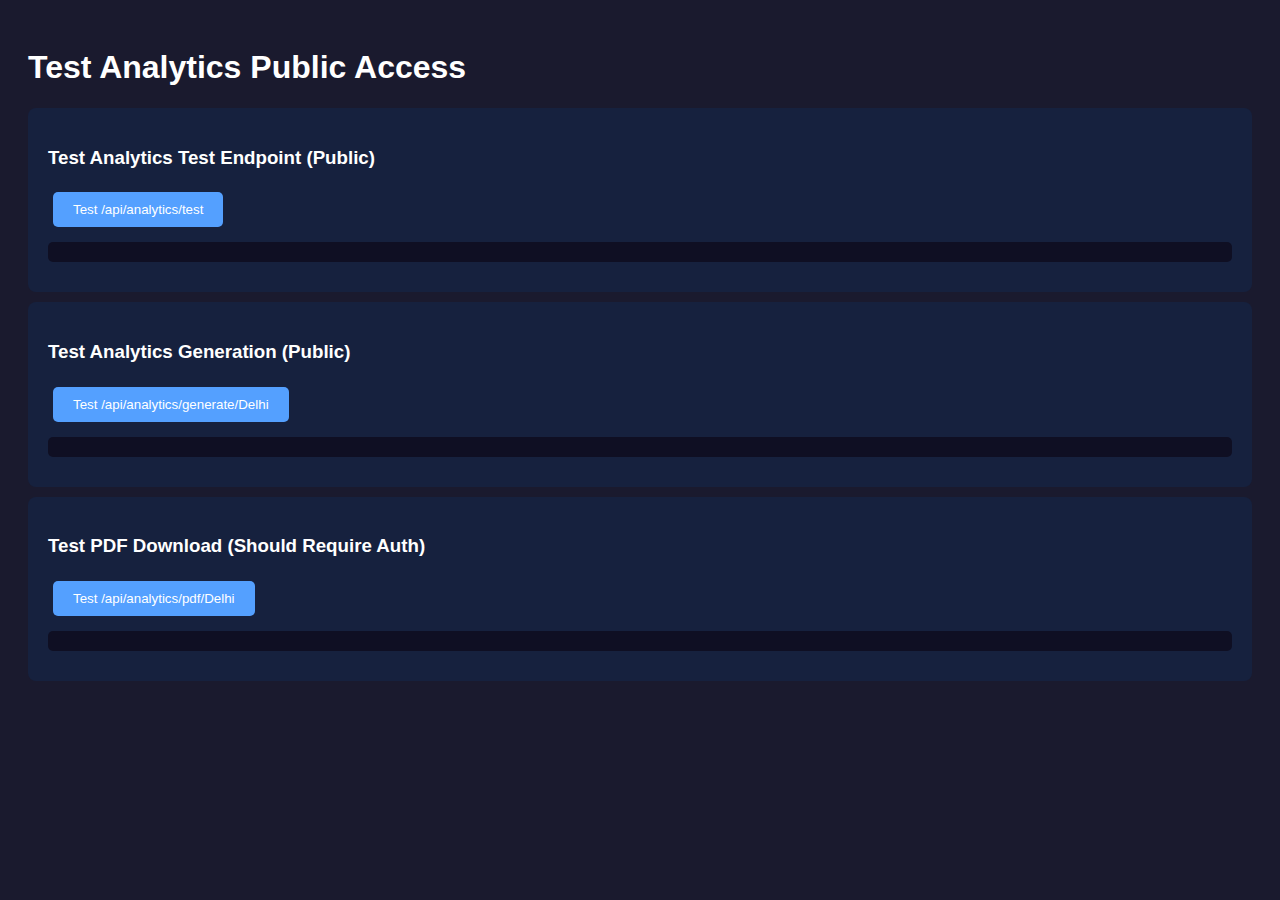
<file: frontend/test_analytics.html>
<!DOCTYPE html>
<html lang="en">
<head>
    <meta charset="UTF-8">
    <meta name="viewport" content="width=device-width, initial-scale=1.0">
    <title>Test Analytics Access</title>
    <style>
        body { font-family: Arial, sans-serif; padding: 20px; background: #1a1a2e; color: white; }
        .test-section { background: #16213e; padding: 20px; margin: 10px 0; border-radius: 8px; }
        button { background: #54a0ff; color: white; border: none; padding: 10px 20px; border-radius: 5px; cursor: pointer; margin: 5px; }
        .result { background: #0f0f23; padding: 10px; border-radius: 5px; margin: 10px 0; white-space: pre-wrap; font-family: monospace; }
        .success { color: #51cf66; }
        .error { color: #ff6b6b; }
    </style>
</head>
<body>
    <h1>Test Analytics Public Access</h1>
    
    <div class="test-section">
        <h3>Test Analytics Test Endpoint (Public)</h3>
        <button onclick="testAnalyticsEndpoint()">Test /api/analytics/test</button>
        <div id="testResult" class="result"></div>
    </div>
    
    <div class="test-section">
        <h3>Test Analytics Generation (Public)</h3>
        <button onclick="testAnalyticsGeneration()">Test /api/analytics/generate/Delhi</button>
        <div id="generateResult" class="result"></div>
    </div>
    
    <div class="test-section">
        <h3>Test PDF Download (Should Require Auth)</h3>
        <button onclick="testPDFDownload()">Test /api/analytics/pdf/Delhi</button>
        <div id="pdfResult" class="result"></div>
    </div>

    <script>
        const API_BASE_URL = 'http://localhost:8080/api';
        
        async function testAnalyticsEndpoint() {
            try {
                showResult('testResult', 'Testing analytics endpoint...', '');
                
                const response = await fetch(`${API_BASE_URL}/analytics/test`);
                const data = await response.text();
                const status = response.ok ? 'success' : 'error';
                
                showResult('testResult', 
                    `Status: ${response.status}\nResponse: ${data}`, status);
                    
            } catch (error) {
                showResult('testResult', `Error: ${error.message}`, 'error');
            }
        }
        
        async function testAnalyticsGeneration() {
            try {
                showResult('generateResult', 'Testing generate endpoint...', '');
                
                const startDate = '2024-09-01T10:00:00';
                const endDate = '2024-09-04T10:00:00';
                
                const response = await fetch(
                    `${API_BASE_URL}/analytics/generate/Delhi?startDate=${encodeURIComponent(startDate)}&endDate=${encodeURIComponent(endDate)}`
                );
                
                const data = await response.text();
                const status = response.ok ? 'success' : 'error';
                
                showResult('generateResult', 
                    `Status: ${response.status}\nResponse: ${data.substring(0, 500)}...`, status);
                    
            } catch (error) {
                showResult('generateResult', `Error: ${error.message}`, 'error');
            }
        }
        
        async function testPDFDownload() {
            try {
                showResult('pdfResult', 'Testing PDF download (should fail)...', '');
                
                const startDate = '2024-09-01T10:00:00';
                const endDate = '2024-09-04T10:00:00';
                
                const response = await fetch(
                    `${API_BASE_URL}/analytics/pdf/Delhi?startDate=${encodeURIComponent(startDate)}&endDate=${encodeURIComponent(endDate)}`
                );
                
                const data = await response.text();
                const status = response.status === 401 ? 'success' : 'error';
                
                showResult('pdfResult', 
                    `Status: ${response.status}\nResponse: ${data}`, status);
                    
            } catch (error) {
                showResult('pdfResult', `Error: ${error.message}`, 'error');
            }
        }
        
        function showResult(elementId, text, type) {
            const element = document.getElementById(elementId);
            element.className = 'result ' + type;
            element.textContent = text;
        }
    </script>
</body>
</html>
</file>
<file: frontend/styles.css>
* {
    margin: 0;
    padding: 0;
    box-sizing: border-box;
    font-family: 'Segoe UI', Tahoma, Geneva, Verdana, sans-serif;
}

:root {
    --primary-gradient: linear-gradient(135deg, #4f46e5 0%, #7c3aed 100%);
    --secondary-gradient: linear-gradient(135deg, #f472b6 0%, #ec4899 100%);
    --success-gradient: linear-gradient(135deg, #10b981 0%, #059669 100%);
    --warning-gradient: linear-gradient(135deg, #f59e0b 0%, #d97706 100%);
    --danger-gradient: linear-gradient(135deg, #ef4444 0%, #dc2626 100%);
    --light-bg: #f8fafc;
    --card-bg: rgba(255, 255, 255, 0.85);
    --glass-border: rgba(100, 116, 139, 0.2);
    --text-primary: #1e293b;
    --text-secondary: #64748b;
    --neon-blue: #0ea5e9;
    --neon-purple: #8b5cf6;
    --neon-green: #10b981;
}

body {
    font-family: 'Segoe UI', Tahoma, Geneva, Verdana, sans-serif;
    background: var(--light-bg);
    color: var(--text-primary);
    overflow-x: hidden;
    position: relative;
}

body::before {
    content: '';
    position: fixed;
    top: 0;
    left: 0;
    width: 100%;
    height: 100%;
    background: 
        radial-gradient(circle at 20% 80%, rgba(14, 165, 233, 0.1) 0%, transparent 50%),
        radial-gradient(circle at 80% 20%, rgba(139, 92, 246, 0.1) 0%, transparent 50%),
        radial-gradient(circle at 40% 40%, rgba(16, 185, 129, 0.1) 0%, transparent 50%);
    z-index: -1;
    animation: backgroundShift 20s ease-in-out infinite alternate;
}

@keyframes backgroundShift {
    0% { transform: translateX(0) translateY(0) rotate(0deg); }
    100% { transform: translateX(-50px) translateY(-30px) rotate(2deg); }
}

.navbar {
    background: rgba(255, 255, 255, 0.95);
    backdrop-filter: blur(20px);
    border-bottom: 1px solid var(--glass-border);
    padding: 1rem 2rem;
    position: fixed;
    top: 0;
    width: 100%;
    z-index: 1000;
    transition: all 0.3s ease;
    box-shadow: 0 2px 10px rgba(0, 0, 0, 0.1);
}

.nav-container {
    display: flex;
    justify-content: space-between;
    align-items: center;
    max-width: 1200px;
    margin: 0 auto;
}

.logo {
    font-size: 1.8rem;
    font-weight: bold;
    background: var(--primary-gradient);
    -webkit-background-clip: text;
    background-clip: text;
    -webkit-text-fill-color: transparent;
    text-shadow: 0 0 30px rgba(79, 70, 229, 0.5);
}

.nav-links {
    display: flex;
    gap: 2rem;
    align-items: center;
}

.nav-link {
    color: var(--text-primary);
    text-decoration: none;
    padding: 0.5rem 1rem;
    border-radius: 25px;
    transition: all 0.3s ease;
    position: relative;
    overflow: hidden;
}

.nav-link::before {
    content: '';
    position: absolute;
    top: 0;
    left: -100%;
    width: 100%;
    height: 100%;
    background: var(--primary-gradient);
    transition: all 0.3s ease;
    z-index: -1;
}

.nav-link:hover::before {
    left: 0;
}

.nav-link:hover {
    transform: translateY(-2px);
    box-shadow: 0 10px 20px rgba(79, 70, 229, 0.3);
}

.login-btn {
    background: var(--primary-gradient);
    border: none;
    padding: 0.7rem 1.5rem;
    border-radius: 25px;
    color: white;
    cursor: pointer;
    transition: all 0.3s ease;
    box-shadow: 0 5px 15px rgba(79, 70, 229, 0.4);
}

.login-btn:hover {
    transform: translateY(-3px);
    box-shadow: 0 15px 30px rgba(79, 70, 229, 0.6);
}

.container {
    max-width: 1200px;
    margin: 0 auto;
    padding: 100px 2rem 2rem;
}

.hero-section {
    text-align: center;
    padding: 4rem 0;
    position: relative;
}

.hero-title {
    font-size: 3.5rem;
    font-weight: bold;
    margin-bottom: 1rem;
    background: var(--primary-gradient);
    -webkit-background-clip: text;
    background-clip: text;
    -webkit-text-fill-color: transparent;
    animation: glow 2s ease-in-out infinite alternate;
}

@keyframes glow {
    from { filter: drop-shadow(0 0 10px rgba(79, 70, 229, 0.5)); }
    to { filter: drop-shadow(0 0 20px rgba(79, 70, 229, 0.8)); }
}

.hero-subtitle {
    font-size: 1.2rem;
    color: var(--text-secondary);
    margin-bottom: 2rem;
    animation: slideInUp 1s ease-out 0.5s both;
}

@keyframes slideInUp {
    from { opacity: 0; transform: translateY(30px); }
    to { opacity: 1; transform: translateY(0); }
}

.search-container {
    display: flex;
    justify-content: center;
    margin: 3rem 0;
    animation: slideInUp 1s ease-out 0.7s both;
}

.search-box {
    display: flex;
    background: var(--card-bg);
    backdrop-filter: blur(20px);
    border: 1px solid var(--glass-border);
    border-radius: 50px;
    padding: 1rem;
    width: 100%;
    max-width: 500px;
    box-shadow: 0 10px 30px rgba(0, 0, 0, 0.3);
}

.search-input {
    flex: 1;
    background: transparent;
    border: none;
    color: var(--text-primary);
    font-size: 1rem;
    padding: 0 1rem;
    outline: none;
}

.search-input::placeholder {
    color: var(--text-secondary);
}

.search-btn {
    background: var(--success-gradient);
    border: none;
    border-radius: 50%;
    width: 50px;
    height: 50px;
    cursor: pointer;
    transition: all 0.3s ease;
    display: flex;
    align-items: center;
    justify-content: center;
}

.search-btn:hover {
    transform: scale(1.1) rotate(360deg);
    box-shadow: 0 10px 25px rgba(16, 185, 129, 0.5);
}

.dashboard-grid {
    display: grid;
    grid-template-columns: repeat(auto-fit, minmax(300px, 1fr));
    gap: 2rem;
    margin: 3rem 0;
}

.card {
    background: var(--card-bg);
    backdrop-filter: blur(20px);
    border: 1px solid var(--glass-border);
    border-radius: 20px;
    padding: 2rem;
    transition: all 0.3s ease;
    position: relative;
    overflow: hidden;
    animation: slideInUp 1s ease-out both;
}

.card::before {
    content: '';
    position: absolute;
    top: 0;
    left: 0;
    width: 100%;
    height: 100%;
    background: linear-gradient(45deg, transparent, rgba(255, 255, 255, 0.1), transparent);
    transform: translateX(-100%);
    transition: transform 0.6s ease;
}

.card:hover::before {
    transform: translateX(100%);
}

.card:hover {
    transform: translateY(-10px);
    box-shadow: 0 20px 40px rgba(0, 0, 0, 0.1);
    border-color: var(--neon-blue);
}

.aqi-display {
    text-align: center;
    margin-bottom: 2rem;
}

.aqi-value {
    font-size: 4rem;
    font-weight: bold;
    margin-bottom: 0.5rem;
    animation: pulse 2s ease-in-out infinite;
}

@keyframes pulse {
    0% { transform: scale(1); }
    50% { transform: scale(1.05); }
    100% { transform: scale(1); }
}

.aqi-good { color: var(--neon-green); }
.aqi-moderate { color: #f59e0b; }
.aqi-unhealthy { color: #f97316; }
.aqi-very-unhealthy { color: #ef4444; }
.aqi-hazardous { color: #dc2626; }

.aqi-category {
    font-size: 1.2rem;
    text-transform: uppercase;
    letter-spacing: 2px;
    margin-bottom: 1rem;
}

.progress-ring {
    width: 200px;
    height: 200px;
    margin: 0 auto 2rem;
    position: relative;
}

.progress-ring svg {
    transform: rotate(-90deg);
    width: 100%;
    height: 100%;
}

.progress-ring circle {
    fill: transparent;
    stroke-width: 8;
    stroke-linecap: round;
    stroke-dasharray: 565.48;
    stroke-dashoffset: 565.48;
    transition: stroke-dashoffset 2s ease-in-out;
}

.progress-bg {
    stroke: rgba(100, 116, 139, 0.2);
}

.progress-fill {
    stroke: var(--neon-blue);
    filter: drop-shadow(0 0 10px currentColor);
}

.city-list {
    display: grid;
    grid-template-columns: repeat(auto-fit, minmax(250px, 1fr));
    gap: 1.5rem;
    margin: 2rem 0;
}

.city-card {
    background: var(--card-bg);
    backdrop-filter: blur(15px);
    border: 1px solid var(--glass-border);
    border-radius: 15px;
    padding: 1.5rem;
    cursor: pointer;
    transition: all 0.3s ease;
    position: relative;
}

.city-card:hover {
    transform: translateY(-5px);
    box-shadow: 0 15px 30px rgba(0, 0, 0, 0.1);
    border-color: var(--neon-purple);
}

.city-name {
    font-size: 1.2rem;
    font-weight: bold;
    margin-bottom: 0.5rem;
}

.city-aqi {
    font-size: 2rem;
    font-weight: bold;
    margin-bottom: 0.5rem;
}

.parameters-grid {
    display: grid;
    grid-template-columns: repeat(auto-fit, minmax(150px, 1fr));
    gap: 1rem;
    margin-top: 1rem;
}

.parameter-item {
    background: rgba(100, 116, 139, 0.05);
    border-radius: 10px;
    padding: 1rem;
    text-align: center;
    transition: all 0.3s ease;
}

.parameter-item:hover {
    background: rgba(100, 116, 139, 0.1);
    transform: scale(1.05);
}

.parameter-name {
    font-size: 0.8rem;
    color: var(--text-secondary);
    text-transform: uppercase;
    letter-spacing: 1px;
}

.parameter-value {
    font-size: 1.5rem;
    font-weight: bold;
    margin-top: 0.5rem;
}

/* Historical Data Styles */
.premium-badge {
    background: linear-gradient(45deg, var(--neon-blue), var(--neon-purple));
    padding: 0.2rem 0.5rem;
    border-radius: 1rem;
    font-size: 0.7rem;
    font-weight: bold;
    margin-left: 0.5rem;
    text-transform: uppercase;
    letter-spacing: 0.5px;
}

.historical-controls {
    margin-bottom: 1.5rem;
}

.date-controls {
    display: flex;
    gap: 1rem;
    align-items: end;
    flex-wrap: wrap;
}

.date-controls .form-group {
    flex: 1;
    min-width: 200px;
}

.date-controls .btn-primary {
    white-space: nowrap;
    height: fit-content;
}

.chart-container {
    position: relative;
    height: 400px;
    margin: 1rem 0;
    background: rgba(100, 116, 139, 0.05);
    border-radius: 1rem;
    padding: 1rem;
    backdrop-filter: blur(10px);
}

.chart-controls {
    position: absolute;
    top: 1rem;
    right: 1rem;
    z-index: 10;
}

.btn-secondary {
    background: rgba(100, 116, 139, 0.1);
    color: var(--text-primary);
    border: 1px solid rgba(100, 116, 139, 0.2);
    padding: 0.5rem 1rem;
    border-radius: 0.5rem;
    cursor: pointer;
    font-size: 0.8rem;
    transition: all 0.3s ease;
    backdrop-filter: blur(10px);
}

.btn-secondary:hover {
    background: rgba(100, 116, 139, 0.2);
    border-color: rgba(100, 116, 139, 0.3);
}

.chart-stats {
    display: grid;
    grid-template-columns: repeat(auto-fit, minmax(120px, 1fr));
    gap: 1rem;
    margin-top: 1rem;
}

.stat-item {
    text-align: center;
    padding: 1rem;
    background: rgba(100, 116, 139, 0.05);
    border-radius: 0.5rem;
    border: 1px solid rgba(100, 116, 139, 0.1);
}

.stat-label {
    display: block;
    font-size: 0.8rem;
    color: var(--text-secondary);
    margin-bottom: 0.5rem;
}

.stat-value {
    display: block;
    font-size: 1.2rem;
    font-weight: bold;
    color: var(--neon-blue);
}

/* Responsive adjustments for historical data */
@media (max-width: 768px) {
    .date-controls {
        flex-direction: column;
    }
    
    .date-controls .form-group {
        min-width: 100%;
    }
    
    .chart-container {
        height: 300px;
        padding: 0.5rem;
    }
    
    .chart-stats {
        grid-template-columns: repeat(2, 1fr);
    }
}

.modal {
    display: none;
    position: fixed;
    top: 0;
    left: 0;
    width: 100%;
    height: 100%;
    background: rgba(0, 0, 0, 0.6);
    backdrop-filter: blur(10px);
    z-index: 2000;
    animation: fadeIn 0.3s ease;
}

@keyframes fadeIn {
    from { opacity: 0; }
    to { opacity: 1; }
}

.modal-content {
    position: absolute;
    top: 50%;
    left: 50%;
    transform: translate(-50%, -50%);
    background: var(--card-bg);
    backdrop-filter: blur(20px);
    border: 1px solid var(--glass-border);
    border-radius: 20px;
    padding: 2rem;
    width: 90%;
    max-width: 500px;
    animation: slideInScale 0.5s ease;
}

@keyframes slideInScale {
    from { 
        opacity: 0; 
        transform: translate(-50%, -50%) scale(0.8); 
    }
    to { 
        opacity: 1; 
        transform: translate(-50%, -50%) scale(1); 
    }
}

.close {
    position: absolute;
    top: 1rem;
    right: 1rem;
    background: none;
    border: none;
    color: var(--text-primary);
    font-size: 1.5rem;
    cursor: pointer;
    transition: all 0.3s ease;
}

.close:hover {
    color: var(--neon-blue);
    transform: rotate(90deg);
}

.form-group {
    margin-bottom: 1.5rem;
}

.form-label {
    display: block;
    margin-bottom: 0.5rem;
    color: var(--text-secondary);
}

.form-input {
    width: 100%;
    background: rgba(100, 116, 139, 0.1);
    border: 1px solid var(--glass-border);
    border-radius: 10px;
    padding: 1rem;
    color: var(--text-primary);
    font-size: 1rem;
    transition: all 0.3s ease;
}

.form-input:focus {
    outline: none;
    border-color: var(--neon-blue);
    box-shadow: 0 0 20px rgba(14, 165, 233, 0.3);
}

.btn-primary {
    background: var(--primary-gradient);
    border: none;
    border-radius: 10px;
    padding: 1rem 2rem;
    color: white;
    font-size: 1rem;
    cursor: pointer;
    transition: all 0.3s ease;
    width: 100%;
}

.btn-primary:hover {
    transform: translateY(-2px);
    box-shadow: 0 10px 25px rgba(79, 70, 229, 0.5);
}

.alert-list {
    max-height: 300px;
    overflow-y: auto;
}

.alert-item {
    background: rgba(100, 116, 139, 0.05);
    border-radius: 10px;
    padding: 1rem;
    margin-bottom: 1rem;
    border-left: 4px solid var(--neon-blue);
}

.floating-particles {
    position: fixed;
    top: 0;
    left: 0;
    width: 100%;
    height: 100%;
    pointer-events: none;
    z-index: -1;
}

.particle {
    position: absolute;
    width: 4px;
    height: 4px;
    background: var(--neon-blue);
    border-radius: 50%;
    animation: float 20s linear infinite;
    opacity: 0.4;
}

@keyframes float {
    0% {
        transform: translateY(100vh) rotate(0deg);
        opacity: 0;
    }
    10% {
        opacity: 0.4;
    }
    90% {
        opacity: 0.4;
    }
    100% {
        transform: translateY(-100px) rotate(360deg);
        opacity: 0;
    }
}

.loading {
    display: none;
    text-align: center;
    padding: 2rem;
}

.spinner {
    width: 50px;
    height: 50px;
    border: 3px solid rgba(100, 116, 139, 0.2);
    border-top: 3px solid var(--neon-blue);
    border-radius: 50%;
    animation: spin 1s linear infinite;
    margin: 0 auto 1rem;
}

@keyframes spin {
    0% { transform: rotate(0deg); }
    100% { transform: rotate(360deg); }
}

@media (max-width: 768px) {
    .hero-title {
        font-size: 2.5rem;
    }
    
    .nav-links {
        display: none;
    }
    
    .dashboard-grid {
        grid-template-columns: 1fr;
    }
    
    .search-box {
        margin: 0 1rem;
    }
}

/* Footer Styles */
.footer {
    background: rgba(0, 0, 0, 0.9);
    backdrop-filter: blur(10px);
    border-top: 1px solid var(--glass-border);
    margin-top: 4rem;
    padding: 2rem 0;
}

.footer-content {
    max-width: 1200px;
    margin: 0 auto;
    padding: 0 2rem;
    display: grid;
    grid-template-columns: repeat(auto-fit, minmax(250px, 1fr));
    gap: 2rem;
}

.footer-section h4 {
    color: var(--neon-blue);
    margin-bottom: 1rem;
    display: flex;
    align-items: center;
    gap: 0.5rem;
}

.footer-link {
    color: var(--text-secondary);
    text-decoration: none;
    display: flex;
    align-items: center;
    gap: 0.5rem;
    transition: color 0.3s ease;
}

.footer-link:hover {
    color: var(--neon-blue);
}

.supported-cities {
    display: flex;
    flex-wrap: wrap;
    gap: 0.5rem;
}

.city-tag {
    background: rgba(84, 160, 255, 0.2);
    color: #54a0ff;
    padding: 0.25rem 0.75rem;
    border-radius: 15px;
    font-size: 0.85rem;
    border: 1px solid rgba(84, 160, 255, 0.3);
}

.loading-cities, .no-cities, .error-cities {
    color: var(--text-secondary);
    font-style: italic;
}

.footer-section p {
    color: var(--text-secondary);
    margin: 0.5rem 0;
    font-size: 0.9rem;
}

/* Date Range Buttons for Analytics */
.date-range-buttons {
    display: flex;
    flex-wrap: wrap;
    gap: 0.5rem;
    margin-top: 0.5rem;
}

.date-range-btn {
    padding: 0.4rem 0.8rem;
    font-size: 0.85rem;
    border: 1px solid var(--glass-border);
    background: rgba(255, 255, 255, 0.1);
    color: var(--text-primary);
    border-radius: 6px;
    cursor: pointer;
    transition: all 0.3s ease;
    backdrop-filter: blur(10px);
}

.date-range-btn:hover {
    background: var(--primary-gradient);
    color: white;
    border-color: transparent;
    transform: translateY(-2px);
    box-shadow: 0 4px 12px rgba(79, 70, 229, 0.3);
}

.date-range-btn.active {
    background: var(--primary-gradient);
    color: white;
    border-color: transparent;
    box-shadow: 0 2px 8px rgba(79, 70, 229, 0.3);
}

.date-range-note {
    margin-top: 0.5rem;
    font-size: 0.8rem;
    color: var(--text-secondary);
    display: flex;
    align-items: center;
    gap: 0.3rem;
    font-style: italic;
}

/* Enhanced Analytics Controls */
.analytics-controls .controls-grid {
    display: grid;
    grid-template-columns: repeat(auto-fit, minmax(250px, 1fr));
    gap: 1.5rem;
    align-items: end;
}

.analytics-controls .form-group:last-child {
    display: flex;
    align-items: end;
}

/* Hero section enhancements */
.hero-section {
    text-align: center;
    padding: 4rem 2rem;
    margin-bottom: 3rem;
}

.feature-highlights {
    display: flex;
    gap: 1rem;
    justify-content: center;
    flex-wrap: wrap;
    margin-top: 2rem;
}

.feature-tag {
    display: flex;
    align-items: center;
    gap: 0.5rem;
    padding: 0.5rem 1rem;
    background: rgba(84, 160, 255, 0.1);
    border: 1px solid rgba(84, 160, 255, 0.3);
    border-radius: 20px;
    color: var(--neon-blue);
    font-size: 0.9rem;
    font-weight: 500;
}

.feature-tag i {
    font-size: 1rem;
}

/* Real-time Analytics Enhancements */
.data-source-info {
    margin-top: 1rem;
    padding: 1rem;
    background: rgba(0, 255, 136, 0.1);
    border: 1px solid rgba(0, 255, 136, 0.3);
    border-radius: 10px;
    display: flex;
    justify-content: space-between;
    align-items: center;
    flex-wrap: wrap;
    gap: 1rem;
}

.info-badge {
    display: flex;
    align-items: center;
    gap: 0.5rem;
    color: var(--neon-green);
    font-weight: bold;
}

.analytics-info {
    display: flex;
    gap: 1rem;
    font-size: 0.9rem;
    color: var(--text-secondary);
}

.analytics-info span {
    display: flex;
    align-items: center;
    gap: 0.3rem;
}

.chart-wrapper {
    position: relative;
    display: flex;
    flex-direction: column;
    align-items: center;
}

.analytics-chart-image {
    max-width: 100%;
    height: auto;
    border-radius: 10px;
    box-shadow: 0 5px 15px rgba(0, 0, 0, 0.3);
    background: var(--card-bg);
    padding: 1rem;
}

.chart-download-btn {
    position: absolute;
    top: 10px;
    right: 10px;
    background: rgba(84, 160, 255, 0.8);
    border: none;
    border-radius: 50%;
    width: 40px;
    height: 40px;
    color: white;
    cursor: pointer;
    display: flex;
    align-items: center;
    justify-content: center;
    transition: all 0.3s ease;
    backdrop-filter: blur(10px);
}

.chart-download-btn:hover {
    background: rgba(84, 160, 255, 1);
    transform: scale(1.1);
}

.chart-title {
    color: var(--text-primary);
    margin-bottom: 1rem;
    text-align: center;
    font-size: 1.2rem;
    font-weight: 600;
}

.city-suggestions {
    display: flex;
    gap: 0.5rem;
    flex-wrap: wrap;
    justify-content: center;
    margin-top: 0.5rem;
}

.city-suggestion-btn {
    padding: 0.5rem 1rem;
    background: rgba(84, 160, 255, 0.1);
    border: 1px solid rgba(84, 160, 255, 0.3);
    border-radius: 15px;
    color: var(--neon-blue);
    font-size: 0.9rem;
    cursor: pointer;
    transition: all 0.3s ease;
}

.city-suggestion-btn:hover {
    background: rgba(84, 160, 255, 0.2);
    border-color: var(--neon-blue);
    transform: translateY(-2px);
}

/* Real-time indicator animation */
@keyframes pulse-green {
    0%, 100% { opacity: 1; }
    50% { opacity: 0.5; }
}

.real-time-indicator {
    display: inline-block;
    width: 8px;
    height: 8px;
    background: var(--neon-green);
    border-radius: 50%;
    animation: pulse-green 2s infinite;
    margin-right: 0.5rem;
}

/* Enhanced loading spinner for analytics */
.analytics-loading {
    display: flex;
    flex-direction: column;
    align-items: center;
    gap: 1rem;
    padding: 2rem;
}

.analytics-loading .spinner {
    width: 60px;
    height: 60px;
    border: 4px solid rgba(84, 160, 255, 0.1);
    border-top: 4px solid var(--neon-blue);
    border-radius: 50%;
    animation: spin 1s linear infinite;
}

.analytics-loading .loading-text {
    color: var(--text-primary);
    font-size: 1.1rem;
    text-align: center;
}

.analytics-loading .loading-steps {
    color: var(--text-secondary);
    font-size: 0.9rem;
    text-align: center;
    max-width: 400px;
}

/* Download section enhancements */
.download-buttons {
    display: flex;
    gap: 1rem;
    justify-content: center;
    flex-wrap: wrap;
    margin-top: 1rem;
}

.download-btn {
    display: flex;
    align-items: center;
    gap: 0.5rem;
    padding: 0.8rem 1.5rem;
    background: linear-gradient(135deg, var(--neon-blue), var(--neon-purple));
    border: none;
    border-radius: 15px;
    color: white;
    font-weight: 600;
    cursor: pointer;
    transition: all 0.3s ease;
    text-decoration: none;
}

.download-btn:hover {
    transform: translateY(-3px);
    box-shadow: 0 10px 20px rgba(84, 160, 255, 0.3);
}

/* Responsive adjustments for date range buttons */
@media (max-width: 768px) {
    .date-range-buttons {
        flex-direction: column;
    }
    
    .date-range-btn {
        width: 100%;
        text-align: center;
    }
    
    .analytics-controls .controls-grid {
        grid-template-columns: 1fr;
    }
    
    .data-source-info {
        flex-direction: column;
        text-align: center;
    }
    
    .analytics-info {
        justify-content: center;
        flex-wrap: wrap;
    }
    
    .download-buttons {
        flex-direction: column;
        align-items: center;
    }
    
    .download-btn {
        width: 100%;
        max-width: 300px;
        justify-content: center;
    }
    
    .city-suggestions {
        justify-content: center;
    }
    
    .chart-download-btn {
        top: 5px;
        right: 5px;
        width: 35px;
        height: 35px;
    }
}

/* Data Availability Info Styles */
.data-availability-info {
    margin-top: 1rem;
    padding: 0.75rem 1rem;
    background: rgba(0, 255, 136, 0.1);
    border: 1px solid rgba(0, 255, 136, 0.3);
    border-radius: 8px;
    backdrop-filter: blur(10px);
}

.availability-info {
    display: flex;
    align-items: center;
    gap: 0.5rem;
    color: var(--text-primary);
    font-size: 0.9rem;
}

.availability-info.no-data {
    background: rgba(245, 158, 11, 0.1);
    border-color: rgba(245, 158, 11, 0.3);
    padding: 0.75rem;
    border-radius: 6px;
    margin-top: 0.5rem;
}

.availability-info strong {
    color: var(--neon-green);
    font-weight: 600;
}

.availability-info i {
    font-size: 1rem;
    flex-shrink: 0;
}

/* Data availability responsive */
@media (max-width: 768px) {
    .availability-info {
        font-size: 0.8rem;
        gap: 0.3rem;
    }
    
    .availability-info i {
        font-size: 0.9rem;
    }
}
</file>
